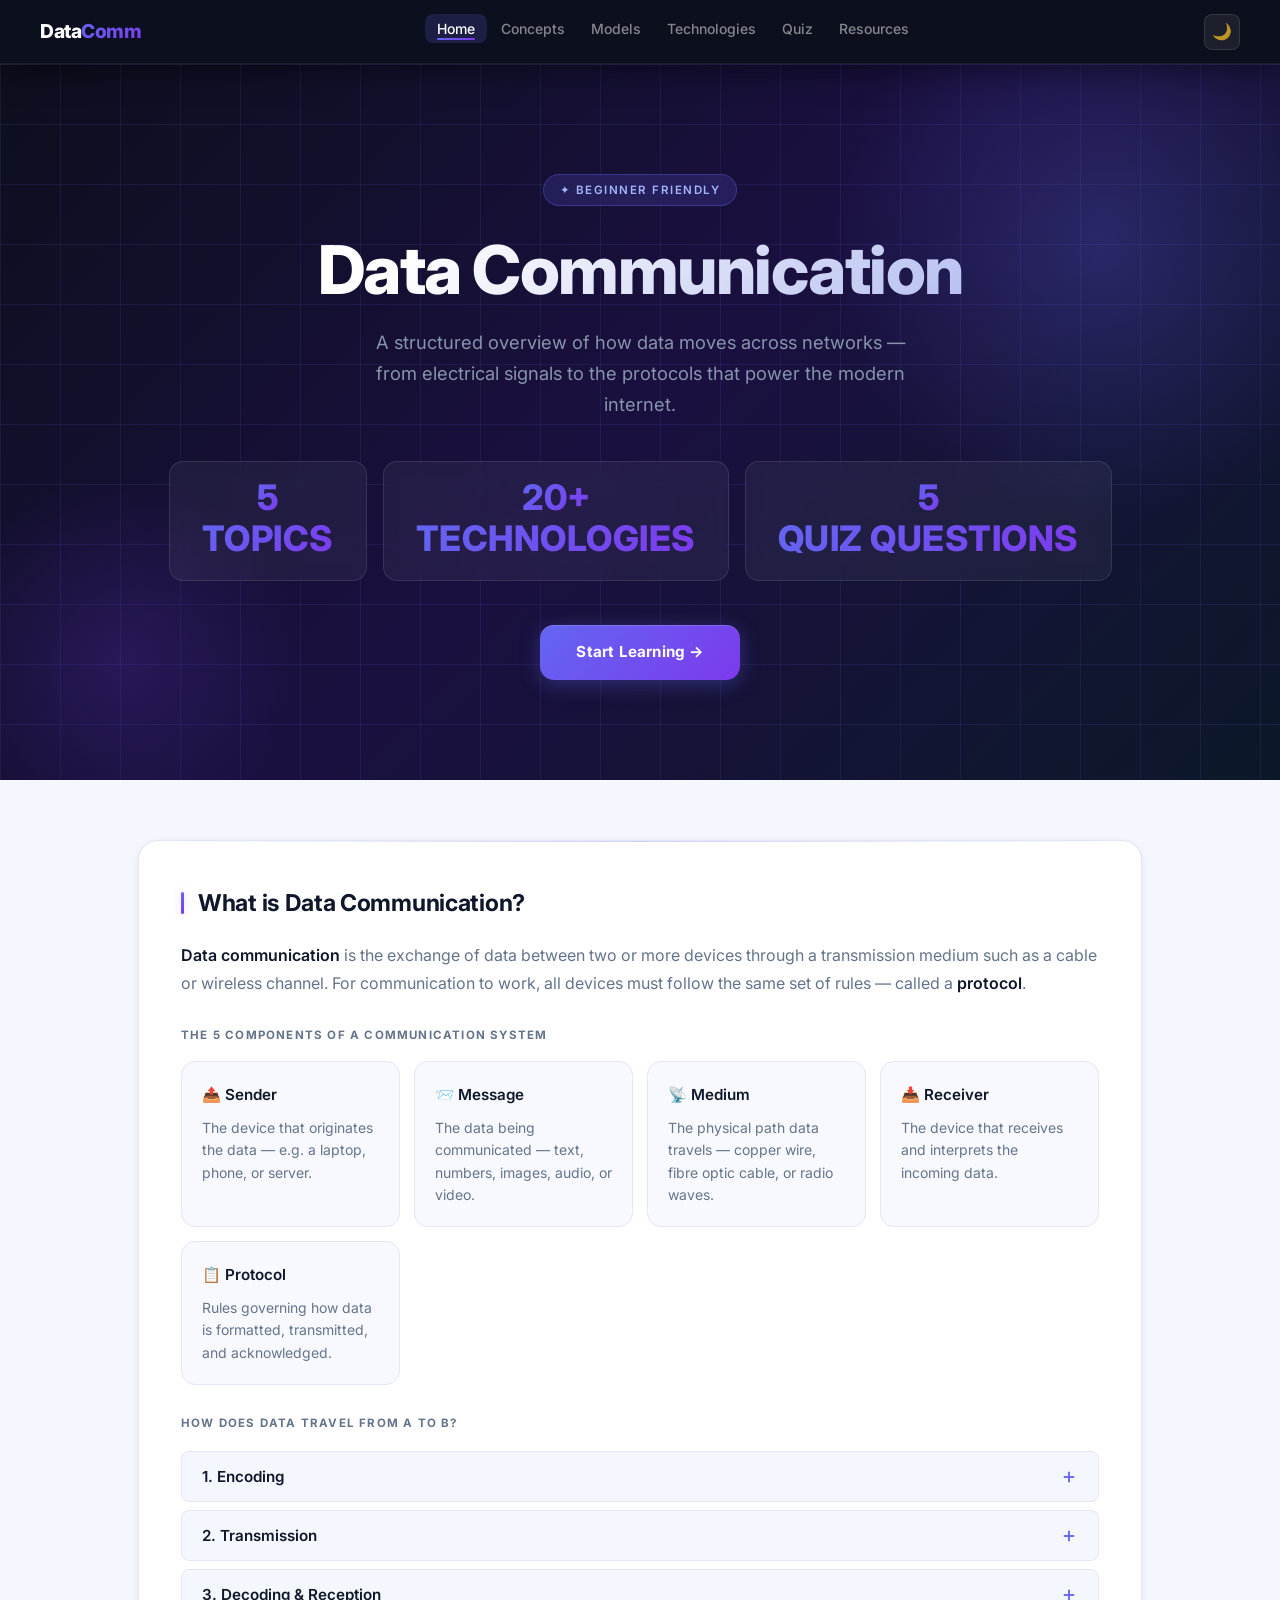
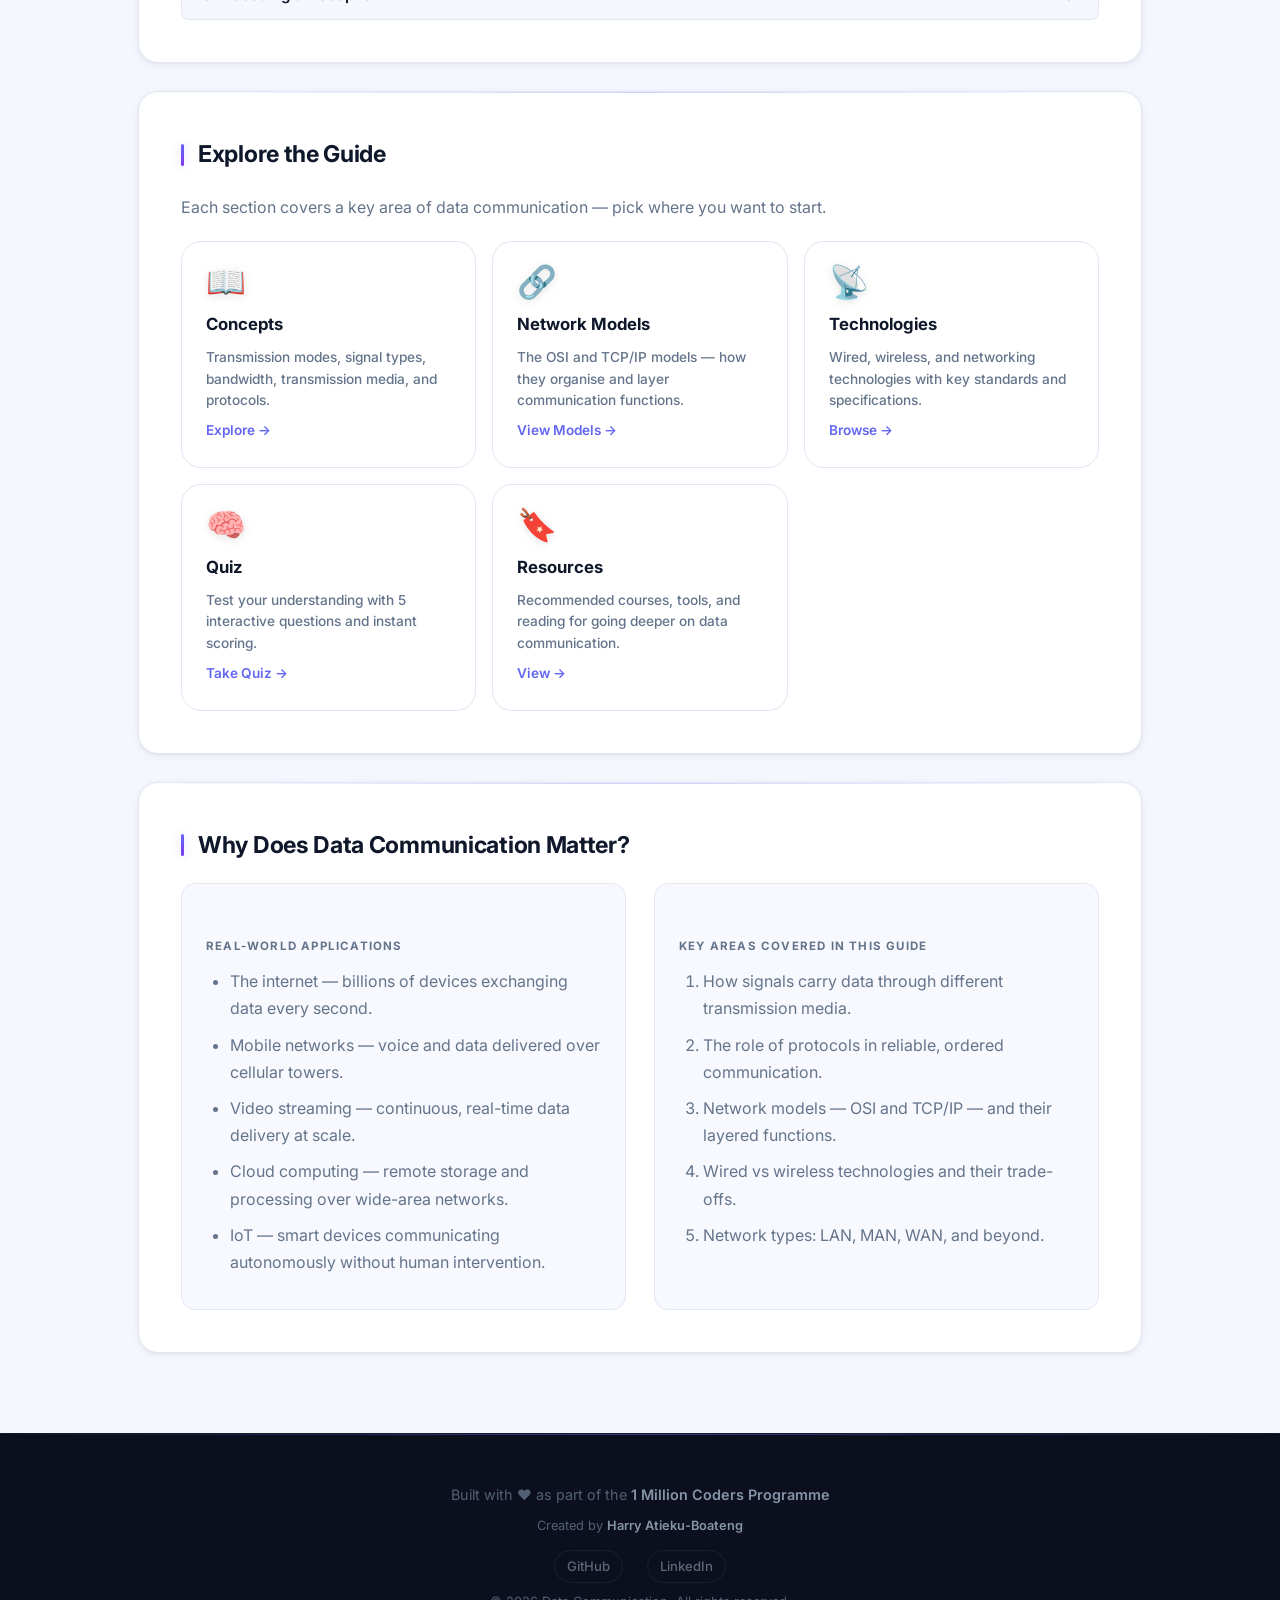
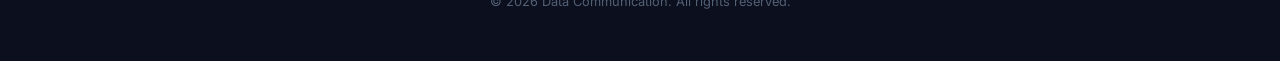
<file: index.html>
﻿<!DOCTYPE html>
<html lang="en">

<head>
    <meta charset="UTF-8" />
    <meta name="viewport" content="width=device-width, initial-scale=1.0" />
    <meta name="description"
        content="A beginner-friendly summary of data communication and its technologies — signals, protocols, network models, and wireless systems." />
    <title>Data Communication — Home</title>
    <link rel="stylesheet" href="style.css" />
</head>

<body>

    <nav>
        <a href="index.html" class="nav-brand">Data<span>Comm</span></a>
        <ul>
            <li><a href="index.html" class="active">Home</a></li>
            <li><a href="concepts.html">Concepts</a></li>
            <li><a href="playground.html">Models</a></li>
            <li><a href="tags.html">Technologies</a></li>
            <li><a href="quiz.html">Quiz</a></li>
            <li><a href="resources.html">Resources</a></li>
        </ul>
        <div class="nav-actions">
            <button id="darkToggle" aria-label="Toggle dark mode">🌙</button>
            <button id="navToggle" aria-label="Toggle navigation" aria-expanded="false">☰</button>
        </div>
    </nav>
    <div id="progressBar"></div>

    <header>
        <div class="hero-glow-2"></div>
        <div class="badge">✦ Beginner Friendly</div>
        <h1>Data Communication</h1>
        <p>A structured overview of how data moves across networks — from electrical signals to the protocols that power
            the modern internet.</p>
        <div class="header-stats">
            <div class="stat"><span data-target="5" data-suffix="">0</span><span class="stat-label">Topics</span></div>
            <div class="stat"><span data-target="20" data-suffix="+">0+</span><span
                    class="stat-label">Technologies</span></div>
            <div class="stat"><span data-target="5" data-suffix="">0</span><span class="stat-label">Quiz
                    Questions</span></div>
        </div>
        <a href="concepts.html" class="hero-btn">Start Learning →</a>
    </header>

    <main>

        <section id="about" class="fade-in">
            <h2>What is Data Communication?</h2>
            <p><strong>Data communication</strong> is the exchange of data between two or more devices through a
                transmission medium such as a cable or wireless channel. For communication to work, all devices must
                follow the same set of rules — called a <strong>protocol</strong>.</p>

            <h3>The 5 Components of a Communication System</h3>
            <div class="info-grid" style="grid-template-columns: repeat(auto-fill, minmax(180px,1fr));">
                <div class="info-card"><strong>📤 Sender</strong>
                    <p>The device that originates the data — e.g. a laptop, phone, or server.</p>
                </div>
                <div class="info-card"><strong>📨 Message</strong>
                    <p>The data being communicated — text, numbers, images, audio, or video.</p>
                </div>
                <div class="info-card"><strong>📡 Medium</strong>
                    <p>The physical path data travels — copper wire, fibre optic cable, or radio waves.</p>
                </div>
                <div class="info-card"><strong>📥 Receiver</strong>
                    <p>The device that receives and interprets the incoming data.</p>
                </div>
                <div class="info-card"><strong>📋 Protocol</strong>
                    <p>Rules governing how data is formatted, transmitted, and acknowledged.</p>
                </div>
            </div>

            <h3>How does data travel from A to B?</h3>
            <div class="accordion">
                <div class="accordion-item">
                    <button class="accordion-btn">1. Encoding</button>
                    <div class="accordion-body">
                        <p>The sender converts the message into a suitable signal — digital data is encoded as
                            electrical pulses, light pulses, or radio waves depending on the transmission medium used.
                        </p>
                    </div>
                </div>
                <div class="accordion-item">
                    <button class="accordion-btn">2. Transmission</button>
                    <div class="accordion-body">
                        <p>The encoded signal travels through the medium. Factors such as distance, interference, and
                            noise can degrade the signal — error-detection mechanisms help catch problems at this stage.
                        </p>
                    </div>
                </div>
                <div class="accordion-item">
                    <button class="accordion-btn">3. Decoding &amp; Reception</button>
                    <div class="accordion-body">
                        <p>The receiver converts the incoming signal back into usable data and verifies its integrity
                            using techniques like CRC (Cyclic Redundancy Check) or parity bits before passing it to the
                            application.</p>
                    </div>
                </div>
            </div>
        </section>

        <section class="fade-in">
            <h2>Explore the Guide</h2>
            <p>Each section covers a key area of data communication — pick where you want to start.</p>
            <div class="nav-cards">
                <a href="concepts.html" class="nav-card">
                    <div class="nc-icon">📖</div>
                    <strong>Concepts</strong>
                    <p>Transmission modes, signal types, bandwidth, transmission media, and protocols.</p>
                    <span class="nc-link">Explore →</span>
                </a>
                <a href="playground.html" class="nav-card">
                    <div class="nc-icon">🔗</div>
                    <strong>Network Models</strong>
                    <p>The OSI and TCP/IP models — how they organise and layer communication functions.</p>
                    <span class="nc-link">View Models →</span>
                </a>
                <a href="tags.html" class="nav-card">
                    <div class="nc-icon">📡</div>
                    <strong>Technologies</strong>
                    <p>Wired, wireless, and networking technologies with key standards and specifications.</p>
                    <span class="nc-link">Browse →</span>
                </a>
                <a href="quiz.html" class="nav-card">
                    <div class="nc-icon">🧠</div>
                    <strong>Quiz</strong>
                    <p>Test your understanding with 5 interactive questions and instant scoring.</p>
                    <span class="nc-link">Take Quiz →</span>
                </a>
                <a href="resources.html" class="nav-card">
                    <div class="nc-icon">🔖</div>
                    <strong>Resources</strong>
                    <p>Recommended courses, tools, and reading for going deeper on data communication.</p>
                    <span class="nc-link">View →</span>
                </a>
            </div>
        </section>

        <section class="fade-in">
            <h2>Why Does Data Communication Matter?</h2>
            <div class="two-col">
                <div>
                    <h3>Real-World Applications</h3>
                    <ul>
                        <li>The internet — billions of devices exchanging data every second.</li>
                        <li>Mobile networks — voice and data delivered over cellular towers.</li>
                        <li>Video streaming — continuous, real-time data delivery at scale.</li>
                        <li>Cloud computing — remote storage and processing over wide-area networks.</li>
                        <li>IoT — smart devices communicating autonomously without human intervention.</li>
                    </ul>
                </div>
                <div>
                    <h3>Key Areas Covered in This Guide</h3>
                    <ol>
                        <li>How signals carry data through different transmission media.</li>
                        <li>The role of protocols in reliable, ordered communication.</li>
                        <li>Network models — OSI and TCP/IP — and their layered functions.</li>
                        <li>Wired vs wireless technologies and their trade-offs.</li>
                        <li>Network types: LAN, MAN, WAN, and beyond.</li>
                    </ol>
                </div>
            </div>
        </section>

    </main>

    <button id="backToTop" aria-label="Back to top">↑</button>

    <footer>
        <p>Built with ❤️ as part of the <strong>1 Million Coders Programme</strong></p>
        <p class="footer-sub">Created by <strong>Harry Atieku-Boateng</strong></p>
        <p class="footer-sub footer-links">
            <a href="https://github.com/hatieku-boateng" target="_blank" rel="noopener noreferrer">GitHub</a>
            <a href="https://www.linkedin.com/in/harry-atieku-boateng-369700202/" target="_blank"
                rel="noopener noreferrer">LinkedIn</a>
        </p>
        <p class="footer-sub">&copy; <span id="footerYear"></span> Data Communication. All rights reserved.</p>
    </footer>

    <script src="style.js"></script>
</body>

</html>
</file>
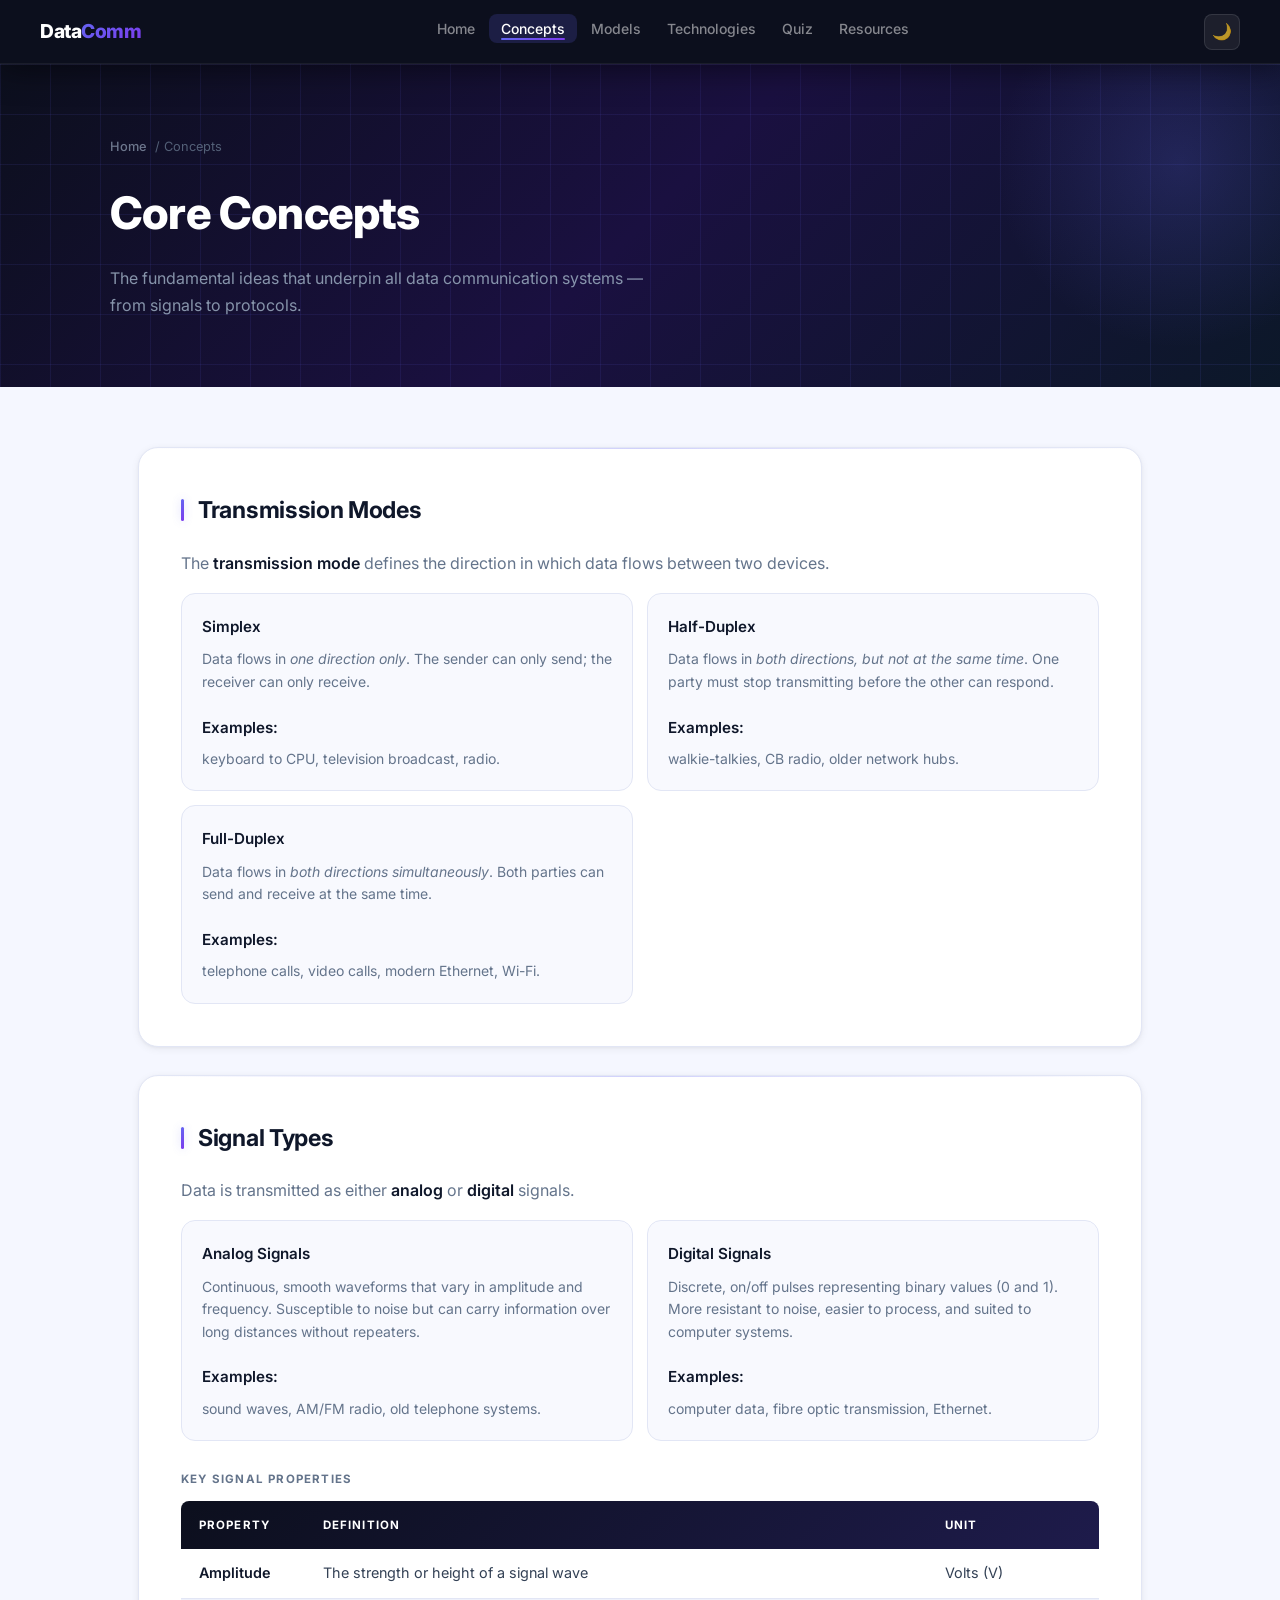
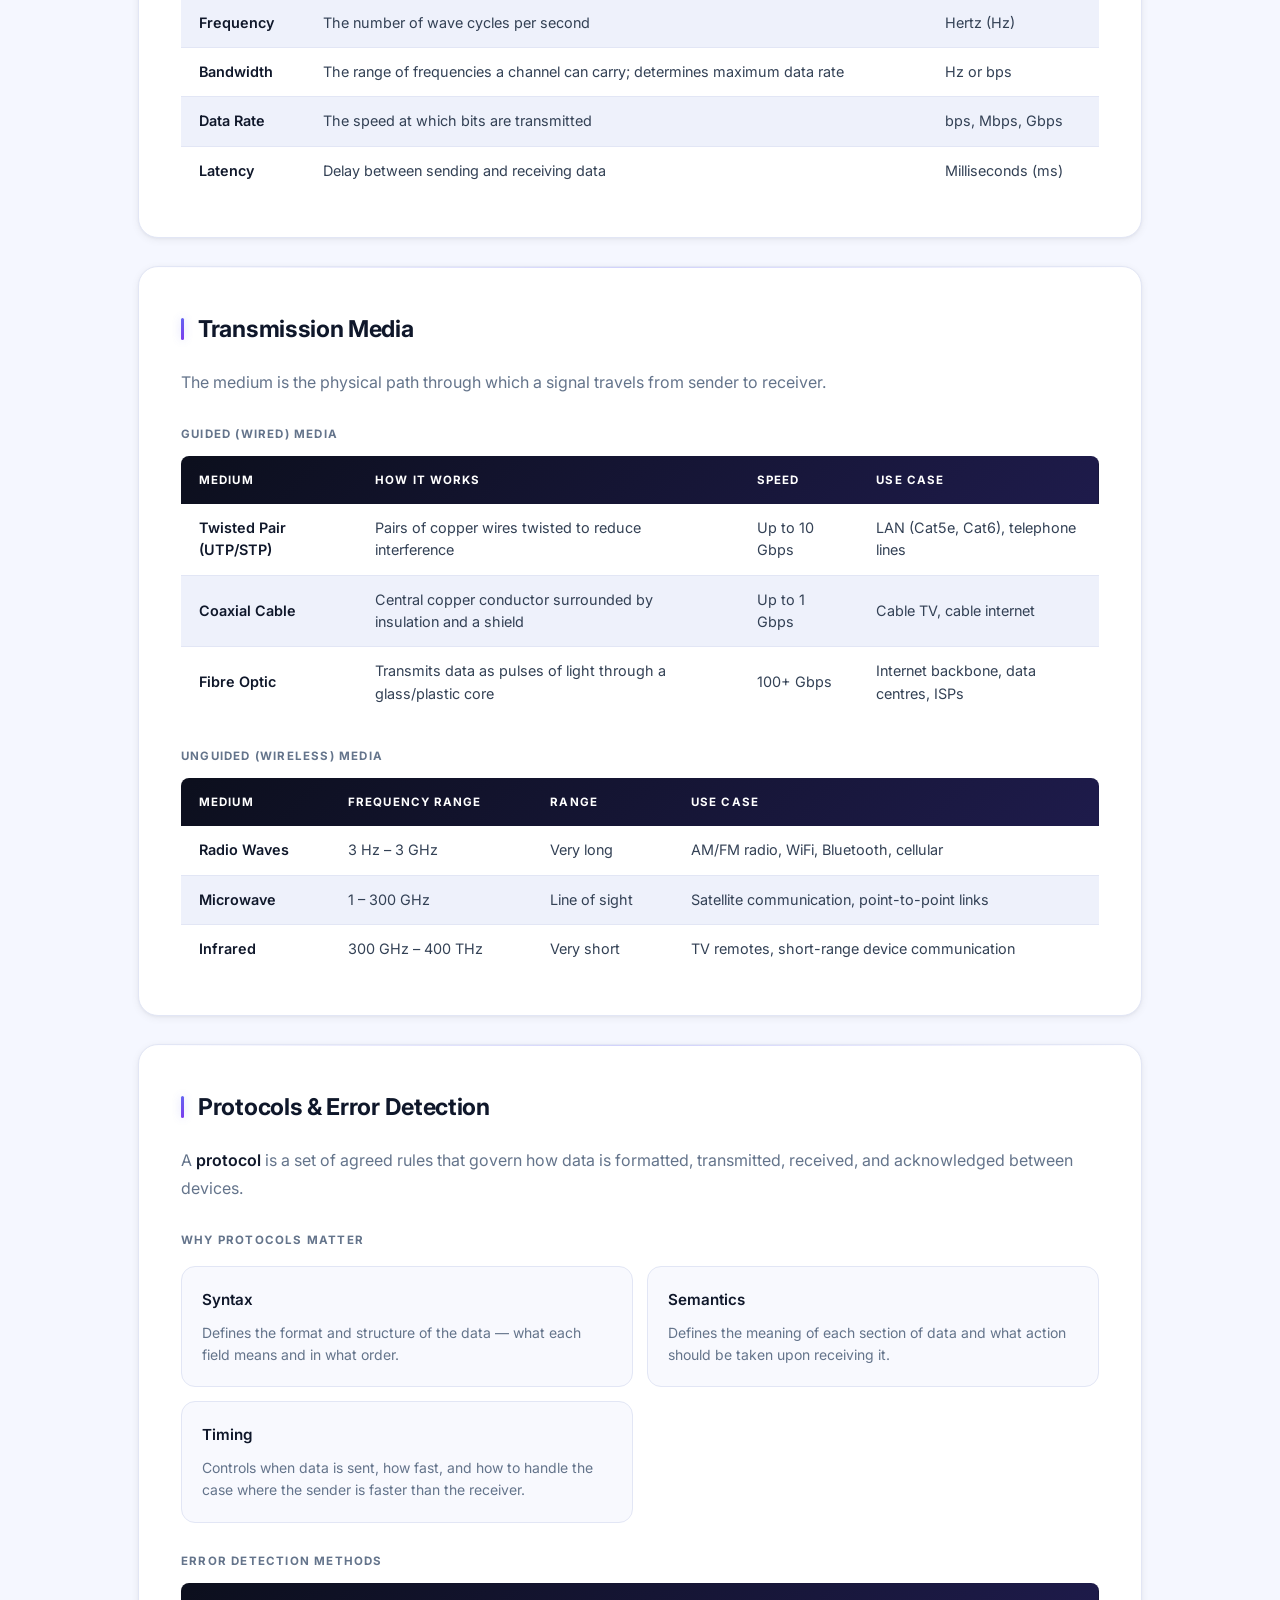
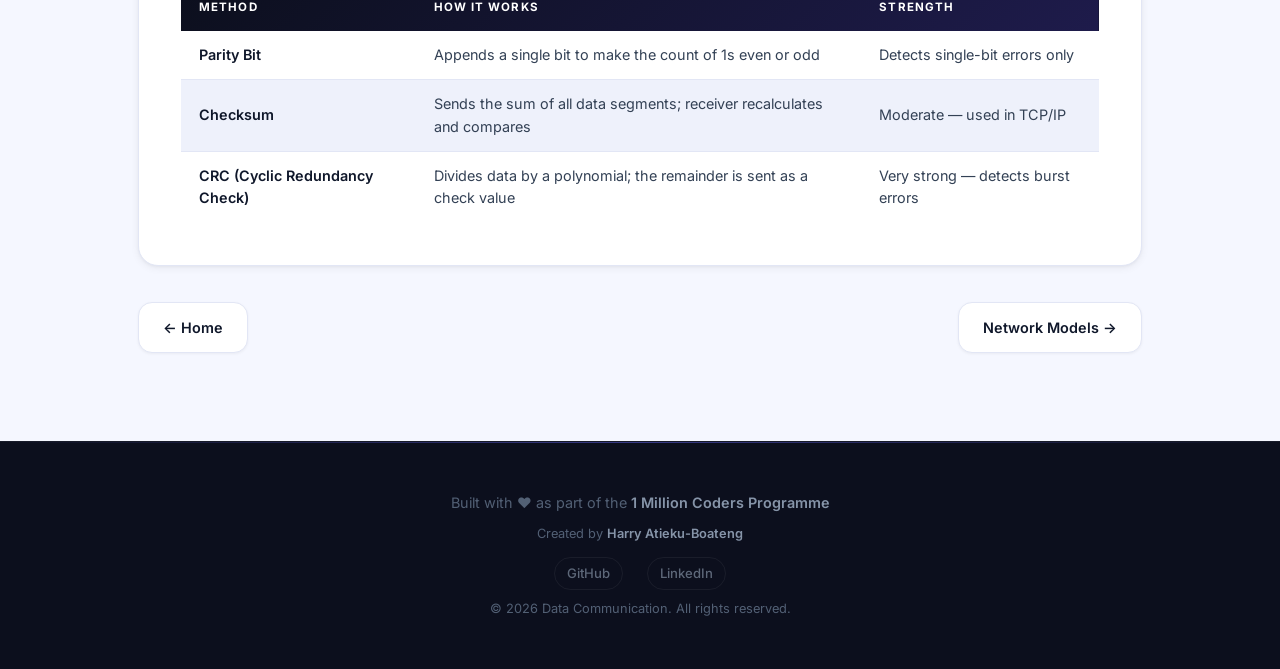
<file: concepts.html>
﻿<!DOCTYPE html>
<html lang="en">

<head>
    <meta charset="UTF-8" />
    <meta name="viewport" content="width=device-width, initial-scale=1.0" />
    <meta name="description"
        content="Core concepts of data communication — transmission modes, signal types, bandwidth, transmission media, and protocols." />
    <title>Concepts — Data Communication</title>
    <link rel="stylesheet" href="style.css" />
</head>

<body>

    <nav>
        <a href="index.html" class="nav-brand">Data<span>Comm</span></a>
        <ul>
            <li><a href="index.html">Home</a></li>
            <li><a href="concepts.html" class="active">Concepts</a></li>
            <li><a href="playground.html">Models</a></li>
            <li><a href="tags.html">Technologies</a></li>
            <li><a href="quiz.html">Quiz</a></li>
            <li><a href="resources.html">Resources</a></li>
        </ul>
        <div class="nav-actions">
            <button id="darkToggle" aria-label="Toggle dark mode">🌙</button>
            <button id="navToggle" aria-label="Toggle navigation" aria-expanded="false">☰</button>
        </div>
    </nav>
    <div id="progressBar"></div>

    <div class="page-header">
        <div class="ph-inner">
            <div class="breadcrumb"><a href="index.html">Home</a> / Concepts</div>
            <h1>Core Concepts</h1>
            <p>The fundamental ideas that underpin all data communication systems — from signals to protocols.</p>
        </div>
    </div>

    <main>

        <!-- Transmission Modes -->
        <section class="fade-in" id="modes">
            <h2>Transmission Modes</h2>
            <p>The <strong>transmission mode</strong> defines the direction in which data flows between two devices.</p>
            <div class="info-grid">
                <div class="info-card">
                    <strong>Simplex</strong>
                    <p>Data flows in <em>one direction only</em>. The sender can only send; the receiver can only
                        receive.<br><br><strong>Examples:</strong> keyboard to CPU, television broadcast, radio.</p>
                </div>
                <div class="info-card">
                    <strong>Half-Duplex</strong>
                    <p>Data flows in <em>both directions, but not at the same time</em>. One party must stop
                        transmitting before the other can respond.<br><br><strong>Examples:</strong> walkie-talkies, CB
                        radio, older network hubs.</p>
                </div>
                <div class="info-card">
                    <strong>Full-Duplex</strong>
                    <p>Data flows in <em>both directions simultaneously</em>. Both parties can send and receive at the
                        same time.<br><br><strong>Examples:</strong> telephone calls, video calls, modern Ethernet,
                        Wi-Fi.</p>
                </div>
            </div>
        </section>

        <!-- Signal Types -->
        <section class="fade-in" id="signals">
            <h2>Signal Types</h2>
            <p>Data is transmitted as either <strong>analog</strong> or <strong>digital</strong> signals.</p>
            <div class="info-grid">
                <div class="info-card">
                    <strong>Analog Signals</strong>
                    <p>Continuous, smooth waveforms that vary in amplitude and frequency. Susceptible to noise but can
                        carry information over long distances without repeaters.<br><br><strong>Examples:</strong> sound
                        waves, AM/FM radio, old telephone systems.</p>
                </div>
                <div class="info-card">
                    <strong>Digital Signals</strong>
                    <p>Discrete, on/off pulses representing binary values (0 and 1). More resistant to noise, easier to
                        process, and suited to computer systems.<br><br><strong>Examples:</strong> computer data, fibre
                        optic transmission, Ethernet.</p>
                </div>
            </div>

            <h3>Key Signal Properties</h3>
            <table>
                <thead>
                    <tr>
                        <th>Property</th>
                        <th>Definition</th>
                        <th>Unit</th>
                    </tr>
                </thead>
                <tbody>
                    <tr>
                        <td><strong>Amplitude</strong></td>
                        <td>The strength or height of a signal wave</td>
                        <td>Volts (V)</td>
                    </tr>
                    <tr>
                        <td><strong>Frequency</strong></td>
                        <td>The number of wave cycles per second</td>
                        <td>Hertz (Hz)</td>
                    </tr>
                    <tr>
                        <td><strong>Bandwidth</strong></td>
                        <td>The range of frequencies a channel can carry; determines maximum data rate</td>
                        <td>Hz or bps</td>
                    </tr>
                    <tr>
                        <td><strong>Data Rate</strong></td>
                        <td>The speed at which bits are transmitted</td>
                        <td>bps, Mbps, Gbps</td>
                    </tr>
                    <tr>
                        <td><strong>Latency</strong></td>
                        <td>Delay between sending and receiving data</td>
                        <td>Milliseconds (ms)</td>
                    </tr>
                </tbody>
            </table>
        </section>

        <!-- Transmission Media -->
        <section class="fade-in" id="media">
            <h2>Transmission Media</h2>
            <p>The medium is the physical path through which a signal travels from sender to receiver.</p>

            <h3>Guided (Wired) Media</h3>
            <table>
                <thead>
                    <tr>
                        <th>Medium</th>
                        <th>How it Works</th>
                        <th>Speed</th>
                        <th>Use Case</th>
                    </tr>
                </thead>
                <tbody>
                    <tr>
                        <td><strong>Twisted Pair (UTP/STP)</strong></td>
                        <td>Pairs of copper wires twisted to reduce interference</td>
                        <td>Up to 10 Gbps</td>
                        <td>LAN (Cat5e, Cat6), telephone lines</td>
                    </tr>
                    <tr>
                        <td><strong>Coaxial Cable</strong></td>
                        <td>Central copper conductor surrounded by insulation and a shield</td>
                        <td>Up to 1 Gbps</td>
                        <td>Cable TV, cable internet</td>
                    </tr>
                    <tr>
                        <td><strong>Fibre Optic</strong></td>
                        <td>Transmits data as pulses of light through a glass/plastic core</td>
                        <td>100+ Gbps</td>
                        <td>Internet backbone, data centres, ISPs</td>
                    </tr>
                </tbody>
            </table>

            <h3>Unguided (Wireless) Media</h3>
            <table>
                <thead>
                    <tr>
                        <th>Medium</th>
                        <th>Frequency Range</th>
                        <th>Range</th>
                        <th>Use Case</th>
                    </tr>
                </thead>
                <tbody>
                    <tr>
                        <td><strong>Radio Waves</strong></td>
                        <td>3 Hz – 3 GHz</td>
                        <td>Very long</td>
                        <td>AM/FM radio, WiFi, Bluetooth, cellular</td>
                    </tr>
                    <tr>
                        <td><strong>Microwave</strong></td>
                        <td>1 – 300 GHz</td>
                        <td>Line of sight</td>
                        <td>Satellite communication, point-to-point links</td>
                    </tr>
                    <tr>
                        <td><strong>Infrared</strong></td>
                        <td>300 GHz – 400 THz</td>
                        <td>Very short</td>
                        <td>TV remotes, short-range device communication</td>
                    </tr>
                </tbody>
            </table>
        </section>

        <!-- Protocols & Error Detection -->
        <section class="fade-in" id="protocols">
            <h2>Protocols &amp; Error Detection</h2>
            <p>A <strong>protocol</strong> is a set of agreed rules that govern how data is formatted, transmitted,
                received, and acknowledged between devices.</p>

            <h3>Why Protocols Matter</h3>
            <div class="info-grid">
                <div class="info-card"><strong>Syntax</strong>
                    <p>Defines the format and structure of the data — what each field means and in what order.</p>
                </div>
                <div class="info-card"><strong>Semantics</strong>
                    <p>Defines the meaning of each section of data and what action should be taken upon receiving it.
                    </p>
                </div>
                <div class="info-card"><strong>Timing</strong>
                    <p>Controls when data is sent, how fast, and how to handle the case where the sender is faster than
                        the receiver.</p>
                </div>
            </div>

            <h3>Error Detection Methods</h3>
            <table>
                <thead>
                    <tr>
                        <th>Method</th>
                        <th>How it Works</th>
                        <th>Strength</th>
                    </tr>
                </thead>
                <tbody>
                    <tr>
                        <td><strong>Parity Bit</strong></td>
                        <td>Appends a single bit to make the count of 1s even or odd</td>
                        <td>Detects single-bit errors only</td>
                    </tr>
                    <tr>
                        <td><strong>Checksum</strong></td>
                        <td>Sends the sum of all data segments; receiver recalculates and compares</td>
                        <td>Moderate — used in TCP/IP</td>
                    </tr>
                    <tr>
                        <td><strong>CRC (Cyclic Redundancy Check)</strong></td>
                        <td>Divides data by a polynomial; the remainder is sent as a check value</td>
                        <td>Very strong — detects burst errors</td>
                    </tr>
                </tbody>
            </table>
        </section>

        <div class="page-nav">
            <a href="index.html" class="page-nav-btn prev">← Home</a>
            <a href="playground.html" class="page-nav-btn next">Network Models →</a>
        </div>

    </main>

    <button id="backToTop" aria-label="Back to top">↑</button>

    <footer>
        <p>Built with ❤️ as part of the <strong>1 Million Coders Programme</strong></p>
        <p class="footer-sub">Created by <strong>Harry Atieku-Boateng</strong></p>
        <p class="footer-sub footer-links">
            <a href="https://github.com/hatieku-boateng" target="_blank" rel="noopener noreferrer">GitHub</a>
            <a href="https://www.linkedin.com/in/harry-atieku-boateng-369700202/" target="_blank"
                rel="noopener noreferrer">LinkedIn</a>
        </p>
        <p class="footer-sub">&copy; <span id="footerYear"></span> Data Communication. All rights reserved.</p>
    </footer>

    <script src="style.js"></script>
</body>

</html>
</file>
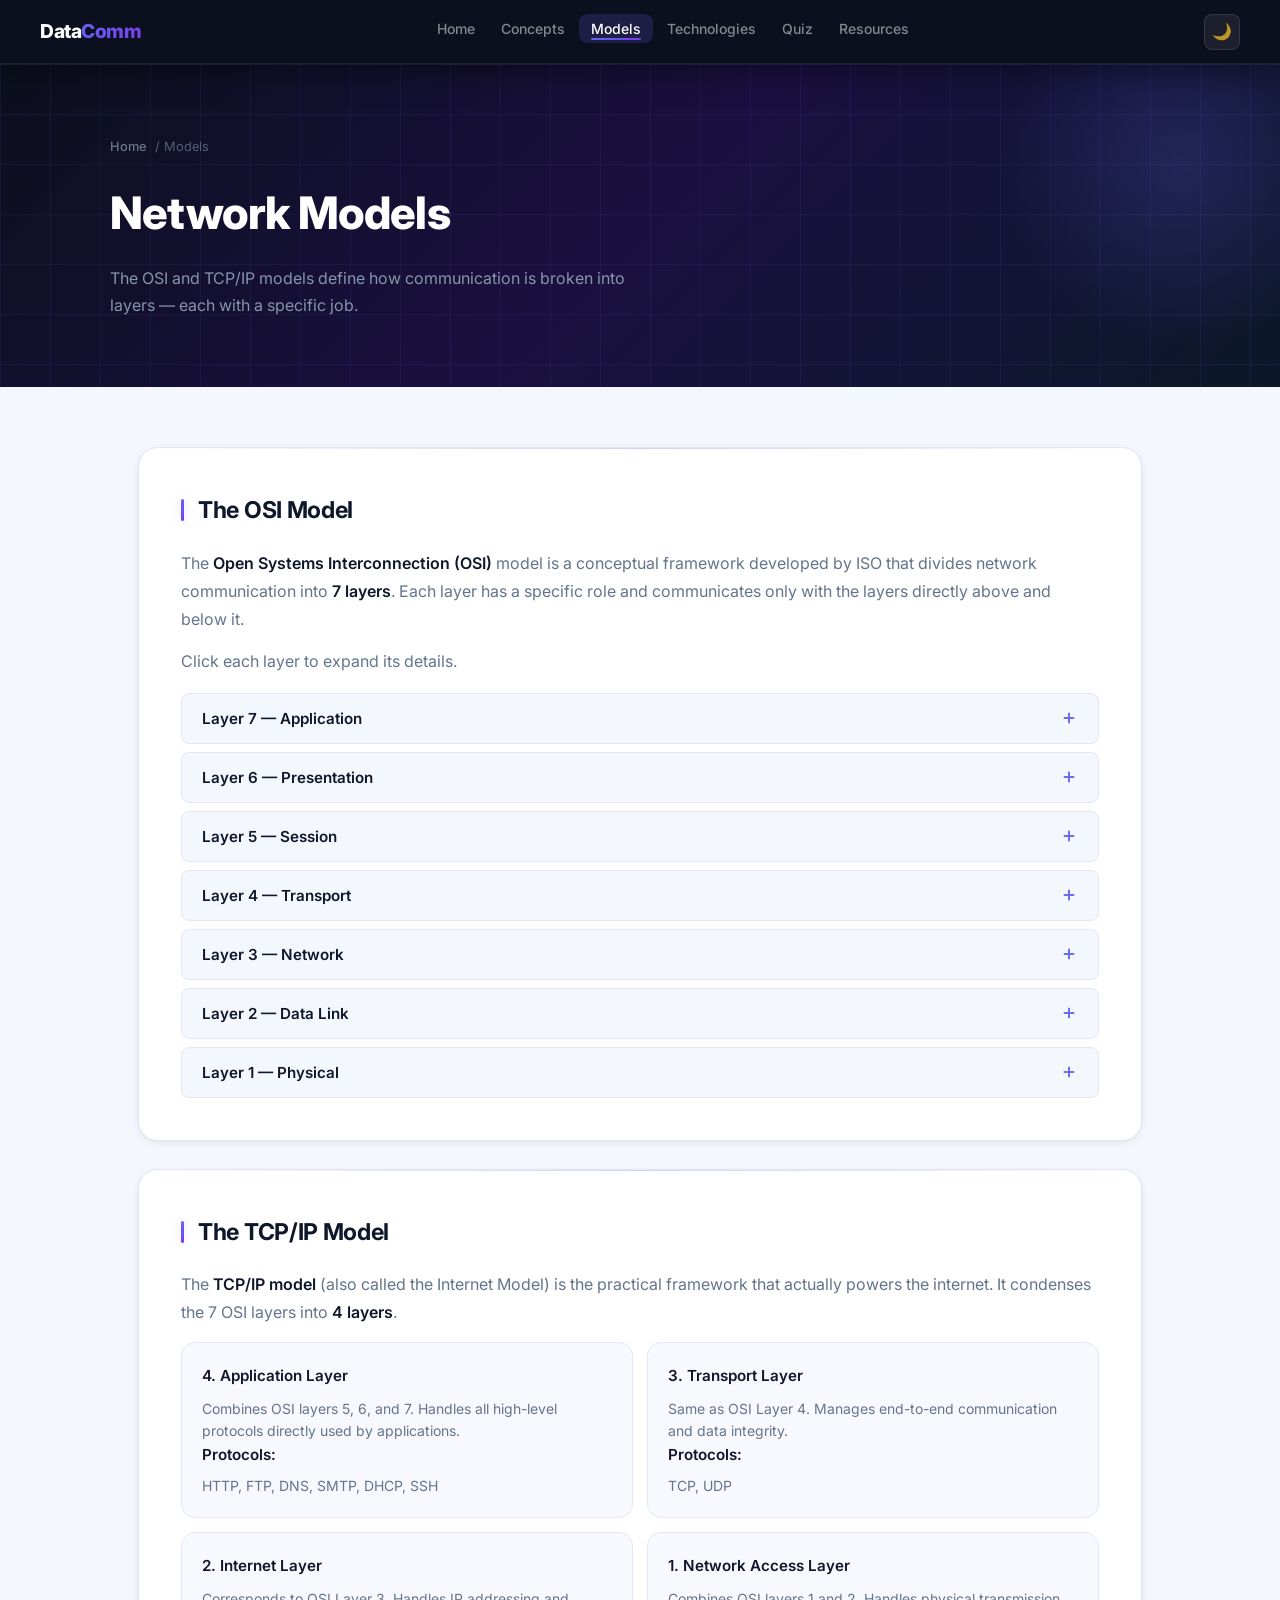
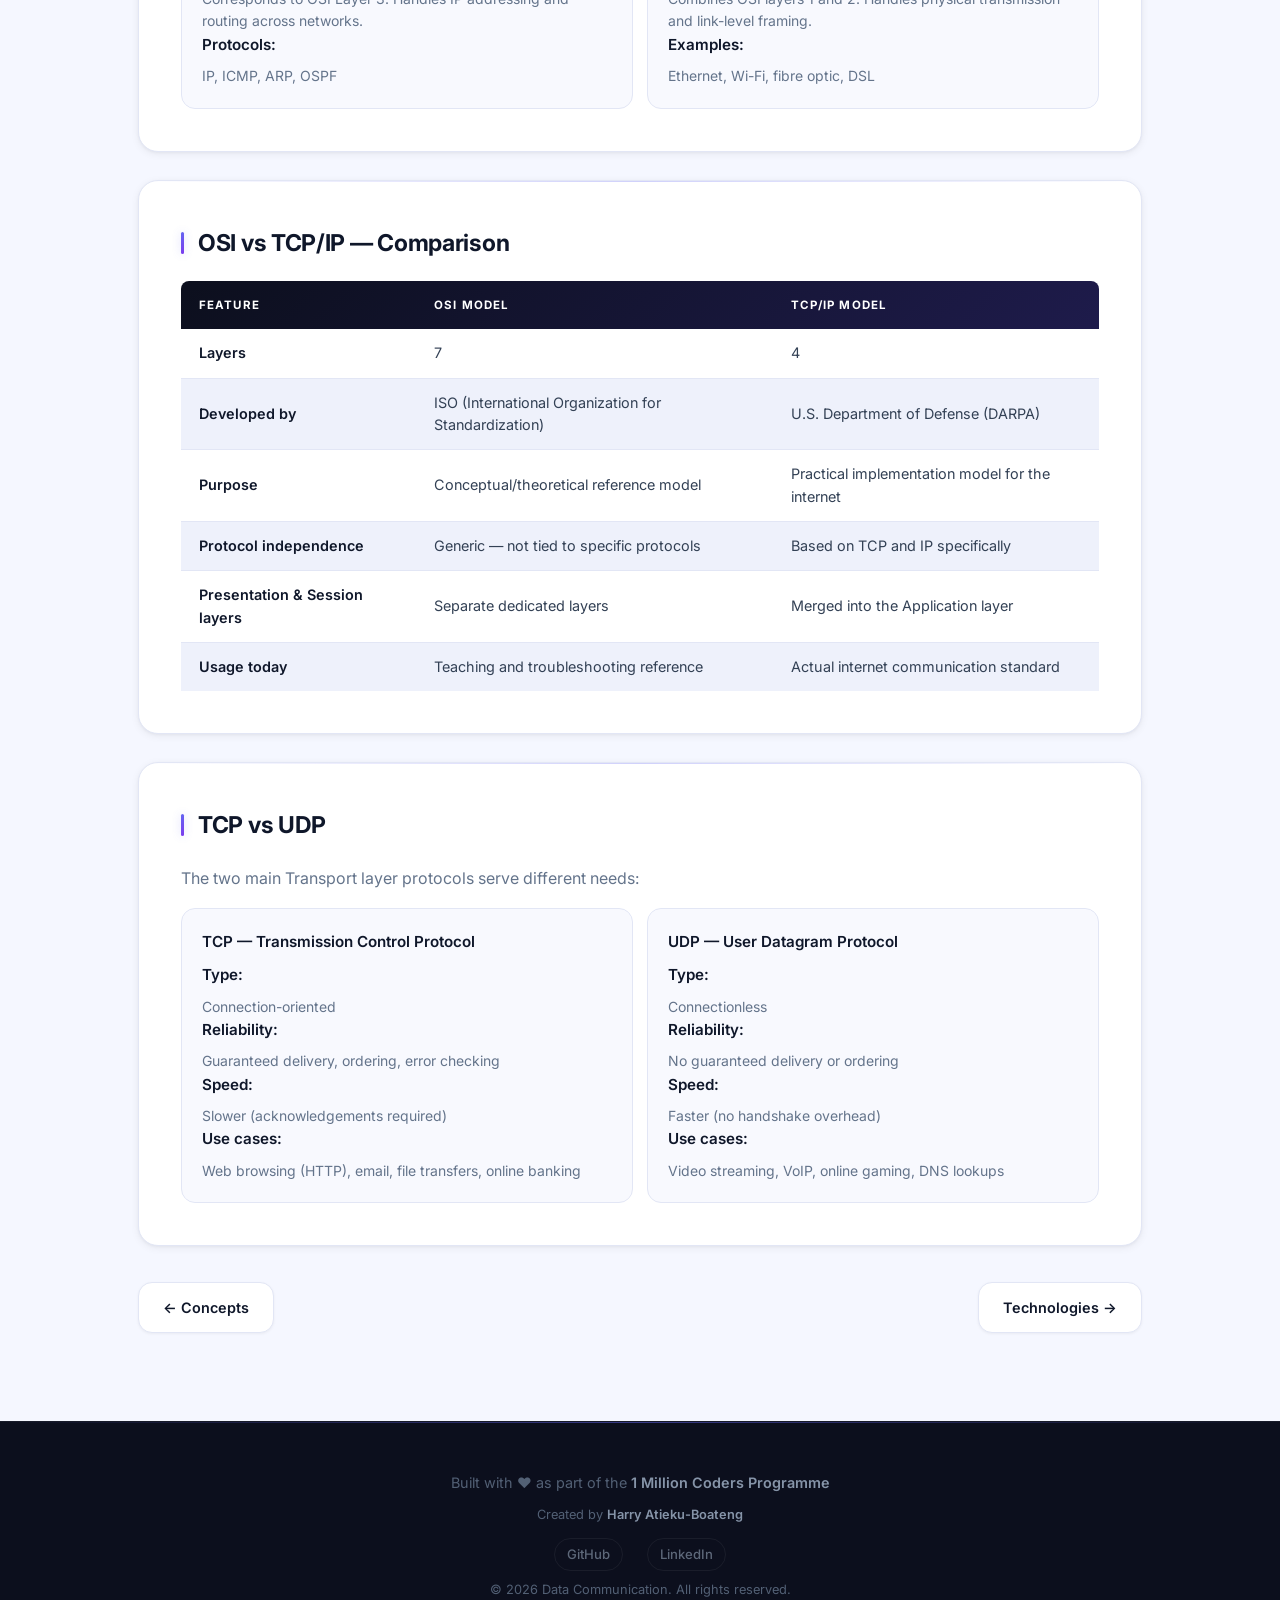
<file: playground.html>
﻿<!DOCTYPE html>
<html lang="en">

<head>
    <meta charset="UTF-8" />
    <meta name="viewport" content="width=device-width, initial-scale=1.0" />
    <meta name="description"
        content="The OSI and TCP/IP network models explained — layers, functions, and protocols at each level." />
    <title>Network Models — Data Communication</title>
    <link rel="stylesheet" href="style.css" />
</head>

<body>

    <nav>
        <a href="index.html" class="nav-brand">Data<span>Comm</span></a>
        <ul>
            <li><a href="index.html">Home</a></li>
            <li><a href="concepts.html">Concepts</a></li>
            <li><a href="playground.html" class="active">Models</a></li>
            <li><a href="tags.html">Technologies</a></li>
            <li><a href="quiz.html">Quiz</a></li>
            <li><a href="resources.html">Resources</a></li>
        </ul>
        <div class="nav-actions">
            <button id="darkToggle" aria-label="Toggle dark mode">🌙</button>
            <button id="navToggle" aria-label="Toggle navigation" aria-expanded="false">☰</button>
        </div>
    </nav>
    <div id="progressBar"></div>

    <div class="page-header">
        <div class="ph-inner">
            <div class="breadcrumb"><a href="index.html">Home</a> / Models</div>
            <h1>Network Models</h1>
            <p>The OSI and TCP/IP models define how communication is broken into layers — each with a specific job.</p>
        </div>
    </div>

    <main>

        <!-- OSI Model -->
        <section class="fade-in" id="osi">
            <h2>The OSI Model</h2>
            <p>The <strong>Open Systems Interconnection (OSI)</strong> model is a conceptual framework developed by ISO
                that divides network communication into <strong>7 layers</strong>. Each layer has a specific role and
                communicates only with the layers directly above and below it.</p>
            <p>Click each layer to expand its details.</p>

            <div class="accordion">
                <div class="accordion-item">
                    <button class="accordion-btn">Layer 7 — Application</button>
                    <div class="accordion-body">
                        <p><strong>Role:</strong> The interface between the network and end-user software. Provides
                            services like file transfer, email, and web browsing directly to applications.</p>
                        <p><strong>Protocols:</strong> HTTP, HTTPS, FTP, SMTP, DNS, POP3, IMAP, DHCP</p>
                        <p><strong>Example:</strong> Your browser makes an HTTP request to load a webpage.</p>
                    </div>
                </div>
                <div class="accordion-item">
                    <button class="accordion-btn">Layer 6 — Presentation</button>
                    <div class="accordion-body">
                        <p><strong>Role:</strong> Translates, encrypts, and compresses data so the application layer can
                            understand it regardless of how the other system stores it.</p>
                        <p><strong>Protocols/Formats:</strong> SSL/TLS (encryption), JPEG, PNG, MPEG, ASCII, Unicode</p>
                        <p><strong>Example:</strong> SSL encrypts your password before it is sent over the network.</p>
                    </div>
                </div>
                <div class="accordion-item">
                    <button class="accordion-btn">Layer 5 — Session</button>
                    <div class="accordion-body">
                        <p><strong>Role:</strong> Establishes, manages, and terminates communication sessions between
                            applications. Handles authentication and reconnection after interruption.</p>
                        <p><strong>Protocols:</strong> NetBIOS, RPC, PPTP, SIP</p>
                        <p><strong>Example:</strong> A video call maintains a session for the duration of the call.</p>
                    </div>
                </div>
                <div class="accordion-item">
                    <button class="accordion-btn">Layer 4 — Transport</button>
                    <div class="accordion-body">
                        <p><strong>Role:</strong> Provides end-to-end data delivery, error recovery, and flow control.
                            Segments large messages and reassembles them at the destination.</p>
                        <p><strong>Protocols:</strong> TCP (reliable, connection-oriented), UDP (fast, connectionless)
                        </p>
                        <p><strong>Example:</strong> TCP ensures every packet of a file download arrives correctly and
                            in order.</p>
                    </div>
                </div>
                <div class="accordion-item">
                    <button class="accordion-btn">Layer 3 — Network</button>
                    <div class="accordion-body">
                        <p><strong>Role:</strong> Handles logical addressing (IP addresses) and routing — determining
                            the best path for data to travel across multiple networks.</p>
                        <p><strong>Protocols:</strong> IP (IPv4, IPv6), ICMP, OSPF, BGP, RIP</p>
                        <p><strong>Example:</strong> A router examines IP addresses and forwards packets toward their
                            destination.</p>
                    </div>
                </div>
                <div class="accordion-item">
                    <button class="accordion-btn">Layer 2 — Data Link</button>
                    <div class="accordion-body">
                        <p><strong>Role:</strong> Provides node-to-node data transfer between directly connected
                            devices. Uses MAC addresses to identify devices on the same network segment. Handles error
                            detection for physical transmission.</p>
                        <p><strong>Protocols:</strong> Ethernet (IEEE 802.3), Wi-Fi (IEEE 802.11), ARP, PPP</p>
                        <p><strong>Example:</strong> A network switch reads MAC addresses to forward frames to the
                            correct device.</p>
                    </div>
                </div>
                <div class="accordion-item">
                    <button class="accordion-btn">Layer 1 — Physical</button>
                    <div class="accordion-body">
                        <p><strong>Role:</strong> Transmits raw binary bits (0s and 1s) over a physical medium. Defines
                            electrical signals, cable types, pin layouts, and data rates.</p>
                        <p><strong>Examples:</strong> Ethernet cables, fibre optic, radio waves, hubs, repeaters,
                            network interface cards (NICs)</p>
                        <p><strong>Example:</strong> A network cable physically carries electrical pulses between a PC
                            and a switch.</p>
                    </div>
                </div>
            </div>
        </section>

        <!-- TCP/IP Model -->
        <section class="fade-in" id="tcpip">
            <h2>The TCP/IP Model</h2>
            <p>The <strong>TCP/IP model</strong> (also called the Internet Model) is the practical framework that
                actually powers the internet. It condenses the 7 OSI layers into <strong>4 layers</strong>.</p>

            <div class="info-grid">
                <div class="info-card">
                    <strong>4. Application Layer</strong>
                    <p>Combines OSI layers 5, 6, and 7. Handles all high-level protocols directly used by applications.
                    </p>
                    <p><strong>Protocols:</strong> HTTP, FTP, DNS, SMTP, DHCP, SSH</p>
                </div>
                <div class="info-card">
                    <strong>3. Transport Layer</strong>
                    <p>Same as OSI Layer 4. Manages end-to-end communication and data integrity.</p>
                    <p><strong>Protocols:</strong> TCP, UDP</p>
                </div>
                <div class="info-card">
                    <strong>2. Internet Layer</strong>
                    <p>Corresponds to OSI Layer 3. Handles IP addressing and routing across networks.</p>
                    <p><strong>Protocols:</strong> IP, ICMP, ARP, OSPF</p>
                </div>
                <div class="info-card">
                    <strong>1. Network Access Layer</strong>
                    <p>Combines OSI layers 1 and 2. Handles physical transmission and link-level framing.</p>
                    <p><strong>Examples:</strong> Ethernet, Wi-Fi, fibre optic, DSL</p>
                </div>
            </div>
        </section>

        <!-- Comparison -->
        <section class="fade-in" id="compare">
            <h2>OSI vs TCP/IP — Comparison</h2>
            <table>
                <thead>
                    <tr>
                        <th>Feature</th>
                        <th>OSI Model</th>
                        <th>TCP/IP Model</th>
                    </tr>
                </thead>
                <tbody>
                    <tr>
                        <td><strong>Layers</strong></td>
                        <td>7</td>
                        <td>4</td>
                    </tr>
                    <tr>
                        <td><strong>Developed by</strong></td>
                        <td>ISO (International Organization for Standardization)</td>
                        <td>U.S. Department of Defense (DARPA)</td>
                    </tr>
                    <tr>
                        <td><strong>Purpose</strong></td>
                        <td>Conceptual/theoretical reference model</td>
                        <td>Practical implementation model for the internet</td>
                    </tr>
                    <tr>
                        <td><strong>Protocol independence</strong></td>
                        <td>Generic — not tied to specific protocols</td>
                        <td>Based on TCP and IP specifically</td>
                    </tr>
                    <tr>
                        <td><strong>Presentation &amp; Session layers</strong></td>
                        <td>Separate dedicated layers</td>
                        <td>Merged into the Application layer</td>
                    </tr>
                    <tr>
                        <td><strong>Usage today</strong></td>
                        <td>Teaching and troubleshooting reference</td>
                        <td>Actual internet communication standard</td>
                    </tr>
                </tbody>
            </table>
        </section>

        <!-- TCP vs UDP -->
        <section class="fade-in" id="tcpudp">
            <h2>TCP vs UDP</h2>
            <p>The two main Transport layer protocols serve different needs:</p>
            <div class="info-grid">
                <div class="info-card">
                    <strong>TCP — Transmission Control Protocol</strong>
                    <p><strong>Type:</strong> Connection-oriented<br>
                        <strong>Reliability:</strong> Guaranteed delivery, ordering, error checking<br>
                        <strong>Speed:</strong> Slower (acknowledgements required)<br>
                        <strong>Use cases:</strong> Web browsing (HTTP), email, file transfers, online banking
                    </p>
                </div>
                <div class="info-card">
                    <strong>UDP — User Datagram Protocol</strong>
                    <p><strong>Type:</strong> Connectionless<br>
                        <strong>Reliability:</strong> No guaranteed delivery or ordering<br>
                        <strong>Speed:</strong> Faster (no handshake overhead)<br>
                        <strong>Use cases:</strong> Video streaming, VoIP, online gaming, DNS lookups
                    </p>
                </div>
            </div>
        </section>

        <div class="page-nav">
            <a href="concepts.html" class="page-nav-btn prev">← Concepts</a>
            <a href="tags.html" class="page-nav-btn next">Technologies →</a>
        </div>

    </main>

    <button id="backToTop" aria-label="Back to top">↑</button>

    <footer>
        <p>Built with ❤️ as part of the <strong>1 Million Coders Programme</strong></p>
        <p class="footer-sub">Created by <strong>Harry Atieku-Boateng</strong></p>
        <p class="footer-sub footer-links">
            <a href="https://github.com/hatieku-boateng" target="_blank" rel="noopener noreferrer">GitHub</a>
            <a href="https://www.linkedin.com/in/harry-atieku-boateng-369700202/" target="_blank"
                rel="noopener noreferrer">LinkedIn</a>
        </p>
        <p class="footer-sub">&copy; <span id="footerYear"></span> Data Communication. All rights reserved.</p>
    </footer>

    <script src="style.js"></script>
</body>

</html>
</file>
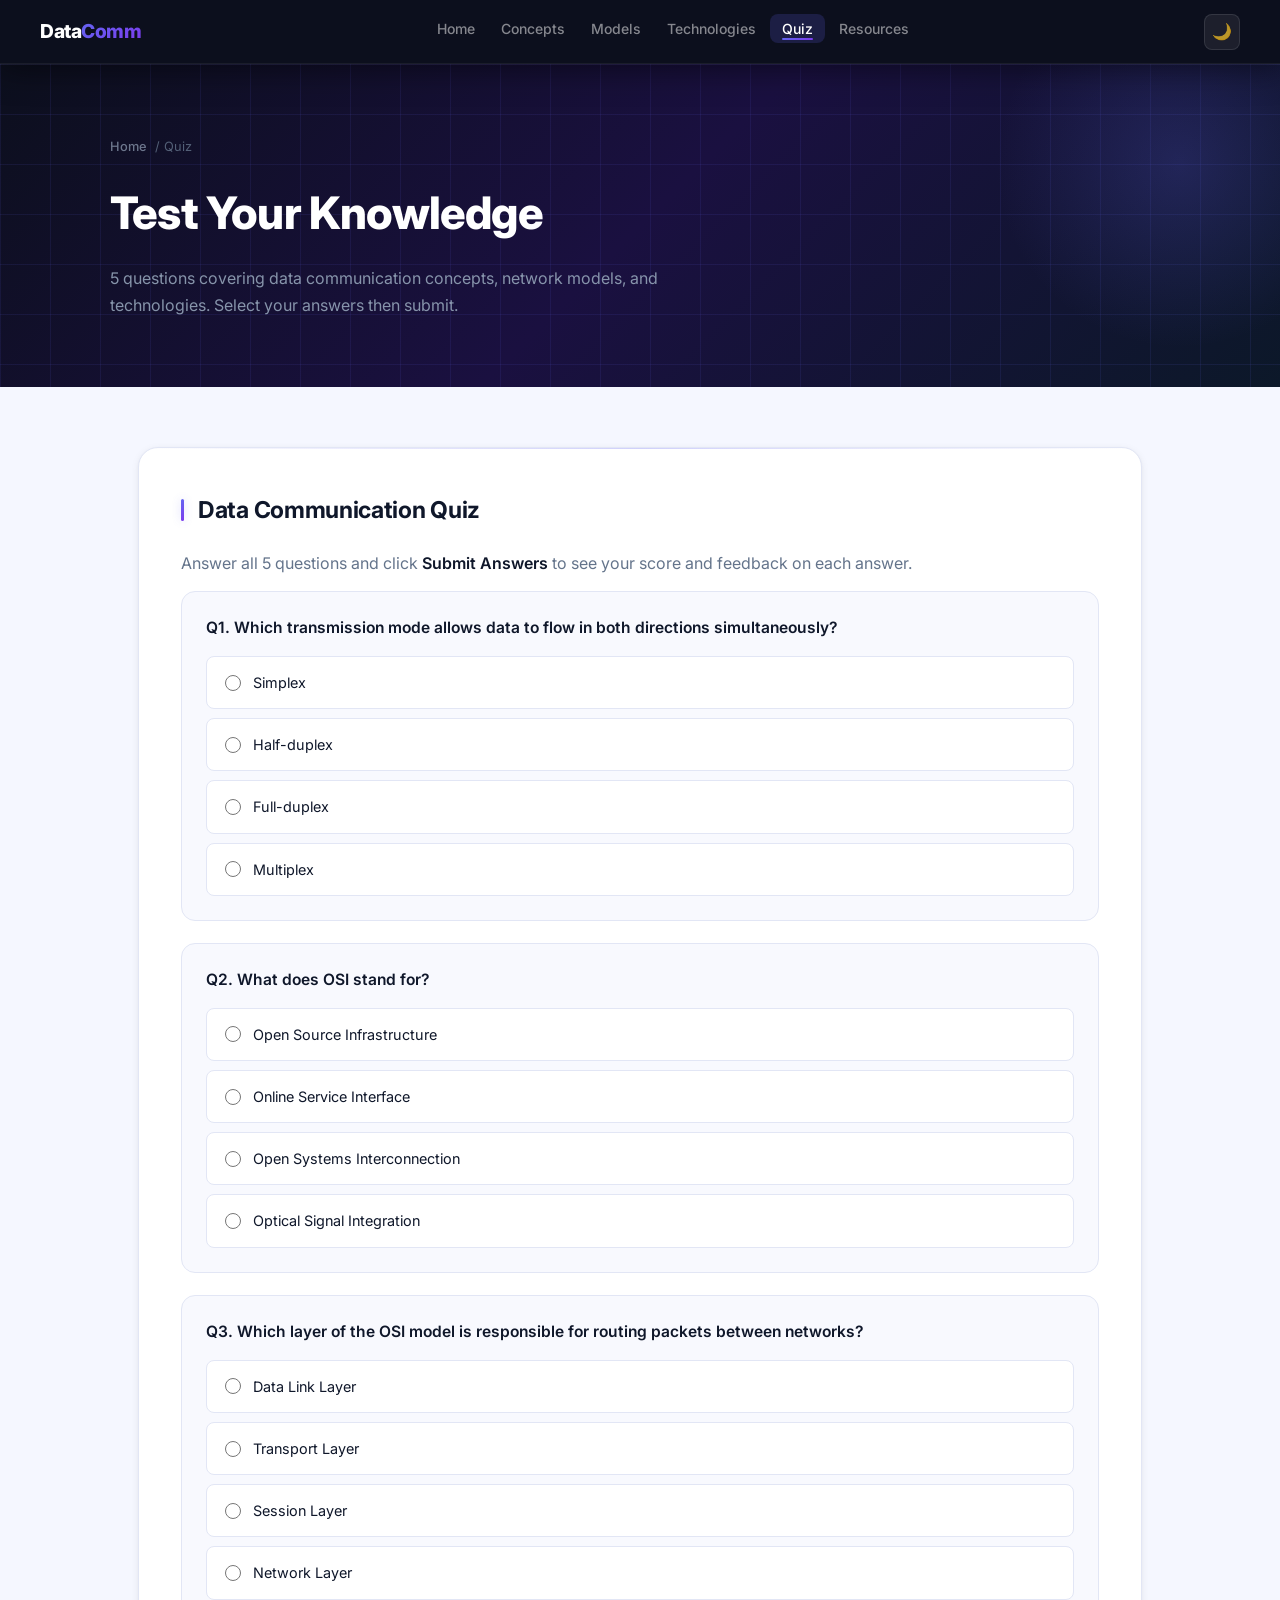
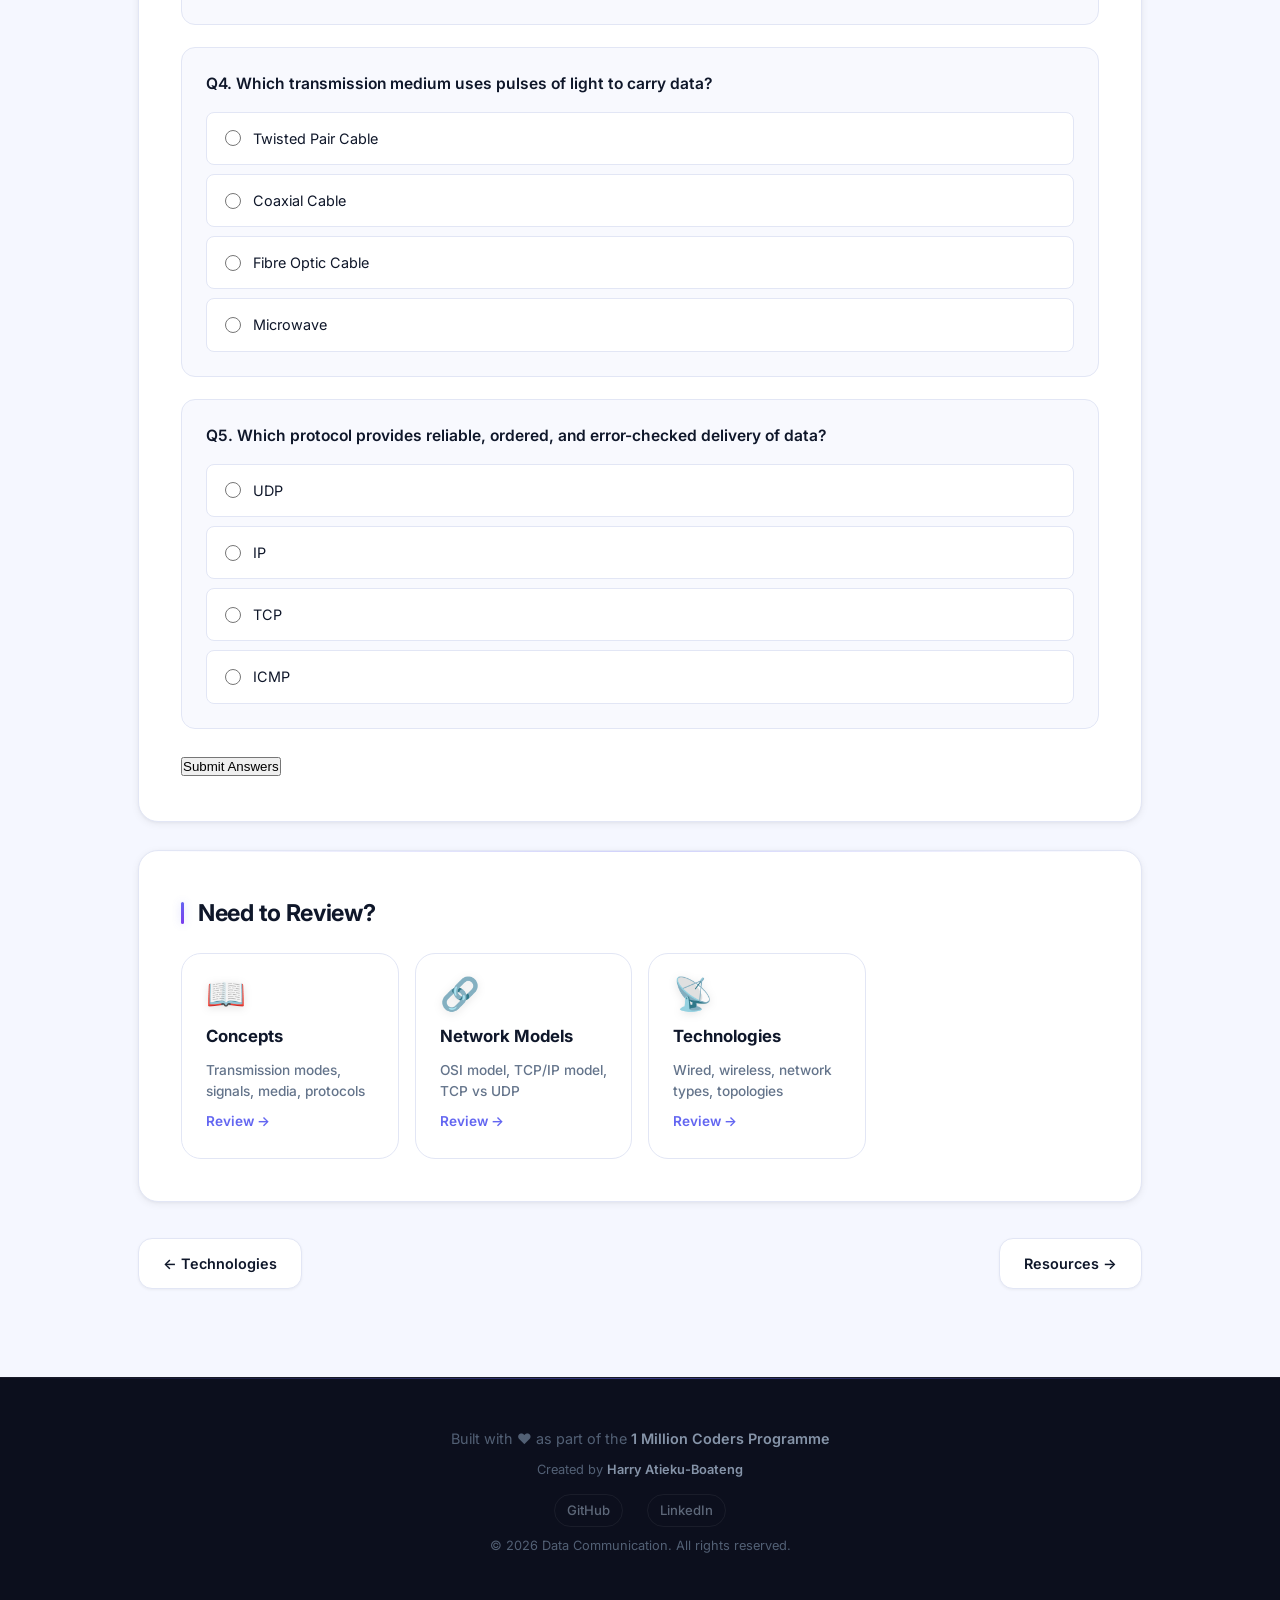
<file: quiz.html>
﻿<!DOCTYPE html>
<html lang="en">

<head>
    <meta charset="UTF-8" />
    <meta name="viewport" content="width=device-width, initial-scale=1.0" />
    <meta name="description" content="Test your knowledge of data communication with 5 interactive quiz questions." />
    <title>Quiz — Data Communication</title>
    <link rel="stylesheet" href="style.css" />
</head>

<body>

    <nav>
        <a href="index.html" class="nav-brand">Data<span>Comm</span></a>
        <ul>
            <li><a href="index.html">Home</a></li>
            <li><a href="concepts.html">Concepts</a></li>
            <li><a href="playground.html">Models</a></li>
            <li><a href="tags.html">Technologies</a></li>
            <li><a href="quiz.html" class="active">Quiz</a></li>
            <li><a href="resources.html">Resources</a></li>
        </ul>
        <div class="nav-actions">
            <button id="darkToggle" aria-label="Toggle dark mode">🌙</button>
            <button id="navToggle" aria-label="Toggle navigation" aria-expanded="false">☰</button>
        </div>
    </nav>
    <div id="progressBar"></div>

    <div class="page-header">
        <div class="ph-inner">
            <div class="breadcrumb"><a href="index.html">Home</a> / Quiz</div>
            <h1>Test Your Knowledge</h1>
            <p>5 questions covering data communication concepts, network models, and technologies. Select your answers
                then submit.</p>
        </div>
    </div>

    <main>

        <section class="fade-in">
            <h2>Data Communication Quiz</h2>
            <p>Answer all 5 questions and click <strong>Submit Answers</strong> to see your score and feedback on each
                answer.</p>
            <div id="quizContainer"></div>
            <div id="quizResult" class="quiz-result hidden">
                <p id="quizScore"></p>
                <div class="quiz-result-actions">
                    <button id="retakeQuiz">↺ Retake Quiz</button>
                    <a href="resources.html" class="page-nav-btn next">View Resources →</a>
                </div>
            </div>
        </section>

        <section class="fade-in">
            <h2>Need to Review?</h2>
            <div class="nav-cards nav-cards-compact">
                <a href="concepts.html" class="nav-card">
                    <div class="nc-icon">📖</div>
                    <strong>Concepts</strong>
                    <p>Transmission modes, signals, media, protocols</p>
                    <span class="nc-link">Review →</span>
                </a>
                <a href="playground.html" class="nav-card">
                    <div class="nc-icon">🔗</div>
                    <strong>Network Models</strong>
                    <p>OSI model, TCP/IP model, TCP vs UDP</p>
                    <span class="nc-link">Review →</span>
                </a>
                <a href="tags.html" class="nav-card">
                    <div class="nc-icon">📡</div>
                    <strong>Technologies</strong>
                    <p>Wired, wireless, network types, topologies</p>
                    <span class="nc-link">Review →</span>
                </a>
            </div>
        </section>

        <div class="page-nav">
            <a href="tags.html" class="page-nav-btn prev">← Technologies</a>
            <a href="resources.html" class="page-nav-btn next">Resources →</a>
        </div>

    </main>

    <button id="backToTop" aria-label="Back to top">↑</button>

    <footer>
        <p>Built with ❤️ as part of the <strong>1 Million Coders Programme</strong></p>
        <p class="footer-sub">Created by <strong>Harry Atieku-Boateng</strong></p>
        <p class="footer-sub footer-links">
            <a href="https://github.com/hatieku-boateng" target="_blank" rel="noopener noreferrer">GitHub</a>
            <a href="https://www.linkedin.com/in/harry-atieku-boateng-369700202/" target="_blank"
                rel="noopener noreferrer">LinkedIn</a>
        </p>
        <p class="footer-sub">&copy; <span id="footerYear"></span> Data Communication. All rights reserved.</p>
    </footer>

    <script src="style.js"></script>
</body>

</html>
</file>
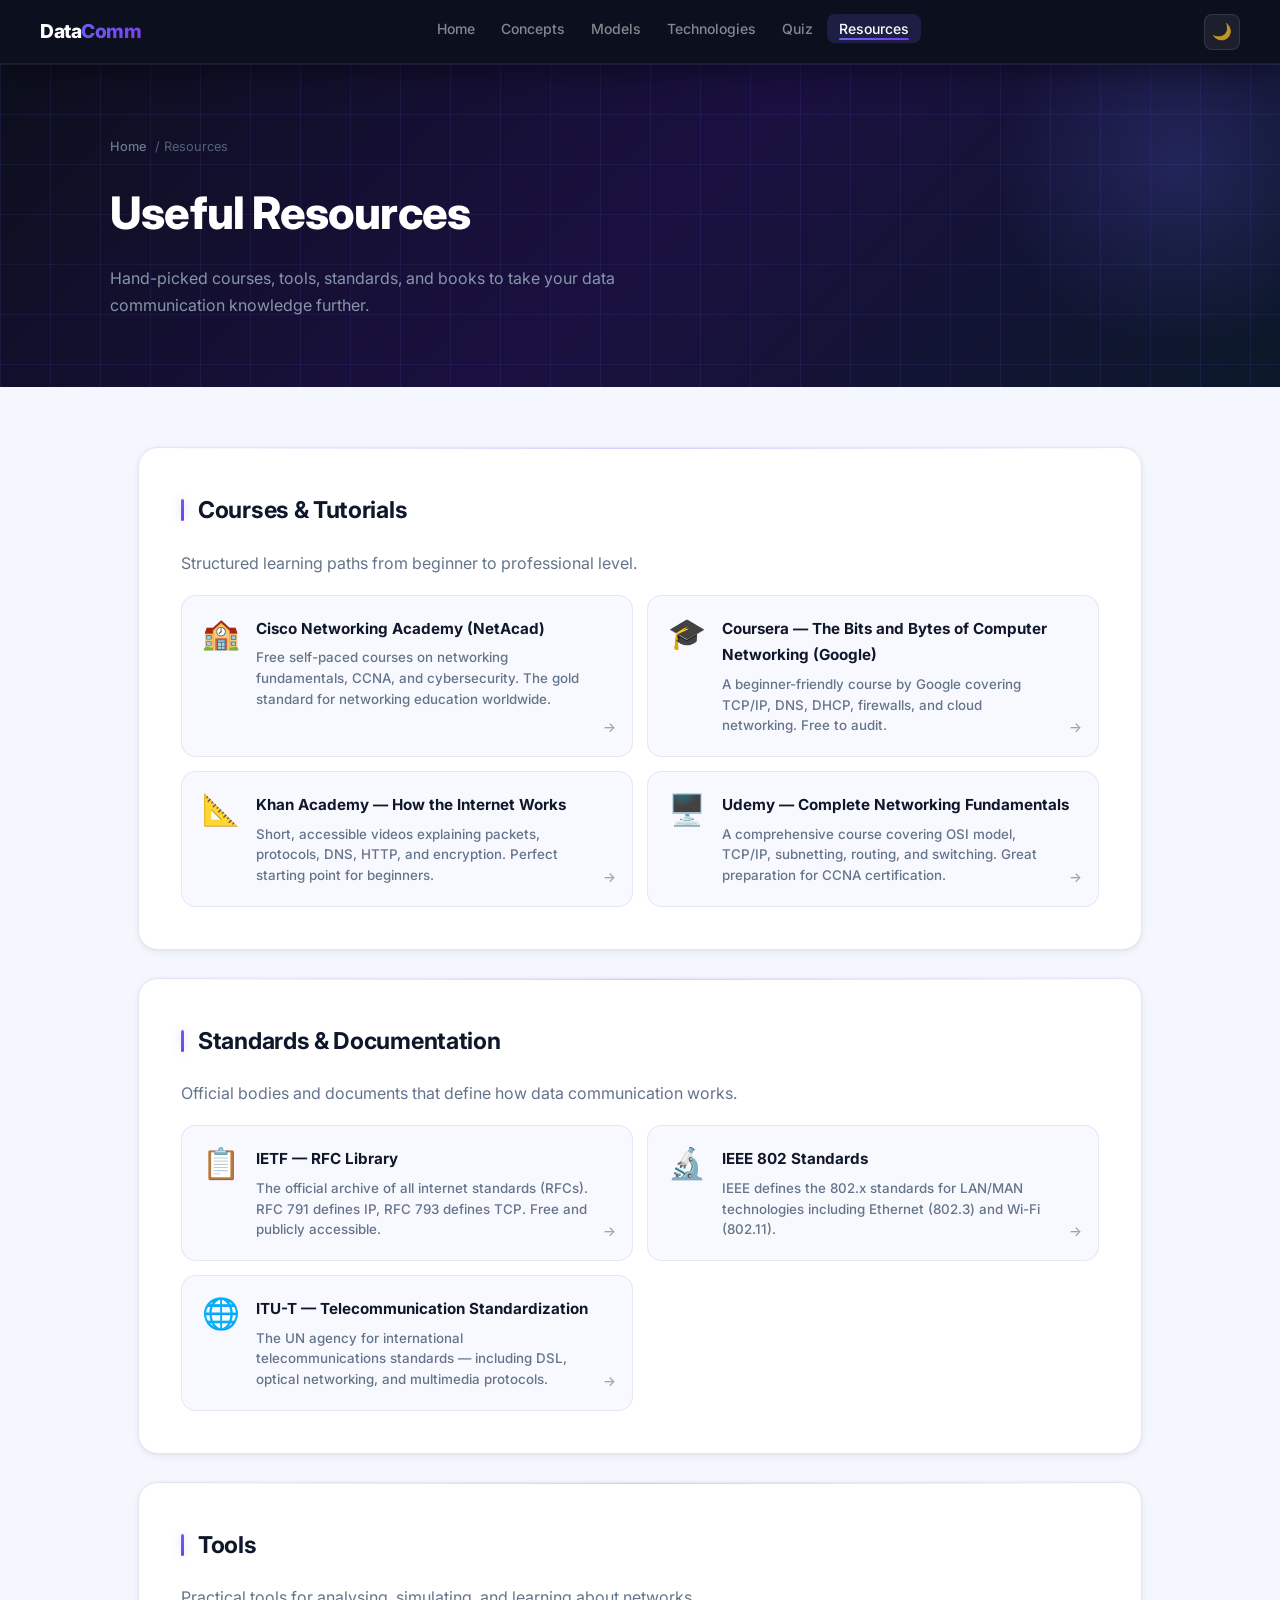
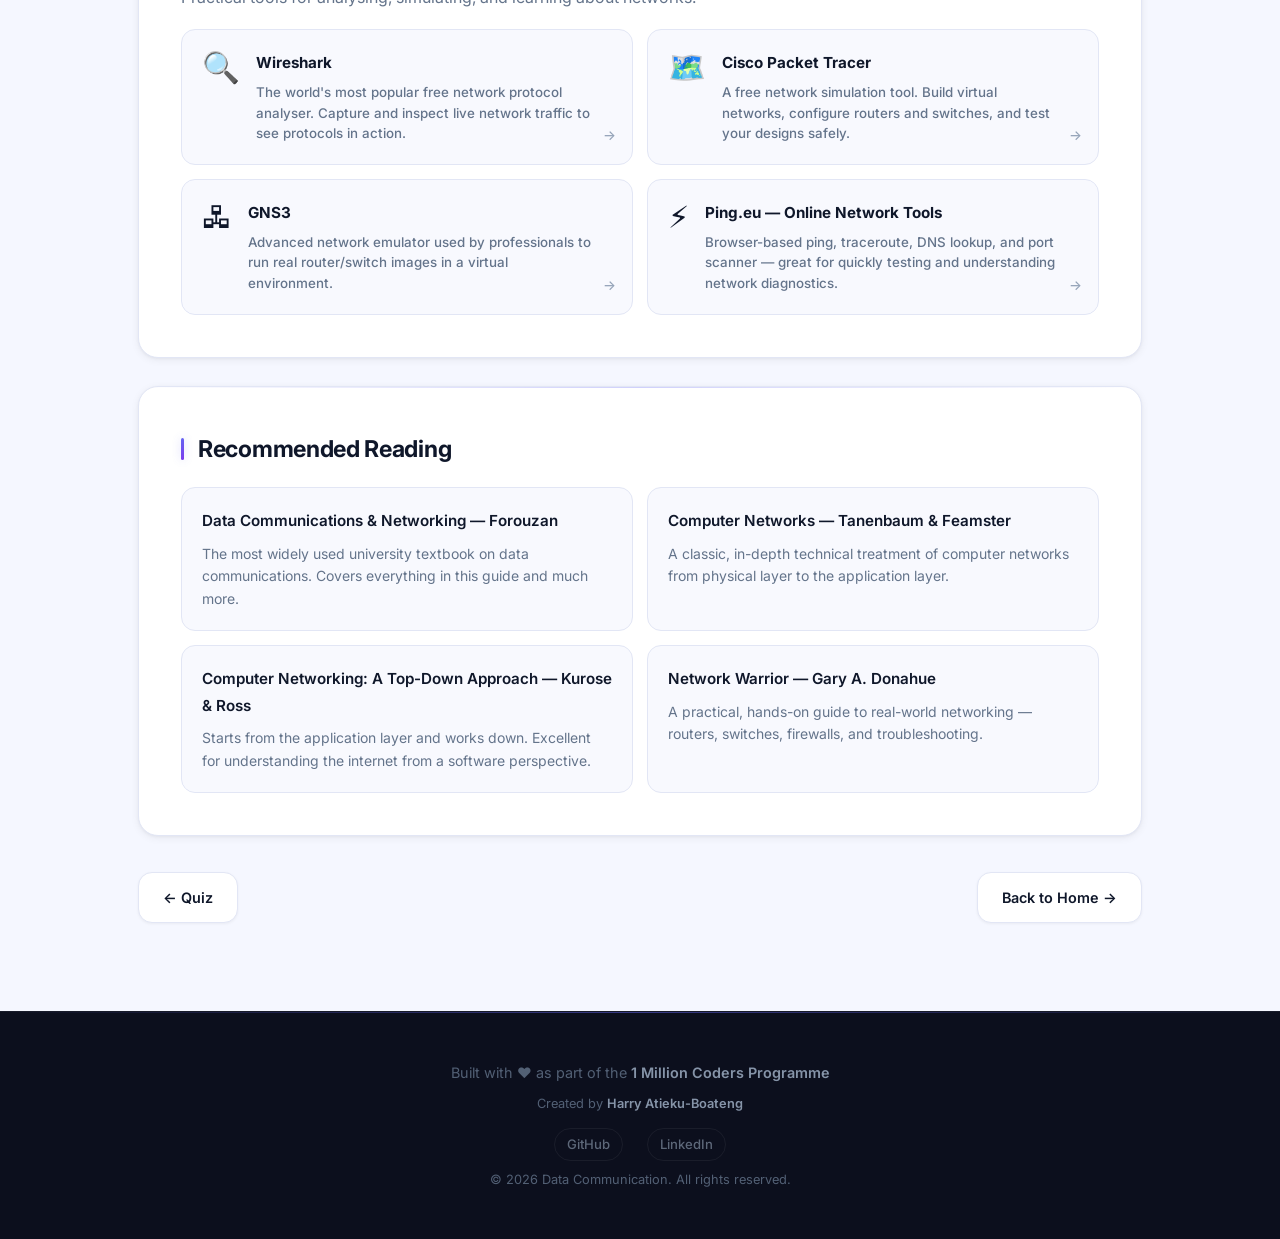
<file: resources.html>
﻿<!DOCTYPE html>
<html lang="en">

<head>
    <meta charset="UTF-8" />
    <meta name="viewport" content="width=device-width, initial-scale=1.0" />
    <meta name="description"
        content="Recommended courses, tools, standards, and reading for learning more about data communication and networking." />
    <title>Resources — Data Communication</title>
    <link rel="stylesheet" href="style.css" />
</head>

<body>

    <nav>
        <a href="index.html" class="nav-brand">Data<span>Comm</span></a>
        <ul>
            <li><a href="index.html">Home</a></li>
            <li><a href="concepts.html">Concepts</a></li>
            <li><a href="playground.html">Models</a></li>
            <li><a href="tags.html">Technologies</a></li>
            <li><a href="quiz.html">Quiz</a></li>
            <li><a href="resources.html" class="active">Resources</a></li>
        </ul>
        <div class="nav-actions">
            <button id="darkToggle" aria-label="Toggle dark mode">🌙</button>
            <button id="navToggle" aria-label="Toggle navigation" aria-expanded="false">☰</button>
        </div>
    </nav>
    <div id="progressBar"></div>

    <div class="page-header">
        <div class="ph-inner">
            <div class="breadcrumb"><a href="index.html">Home</a> / Resources</div>
            <h1>Useful Resources</h1>
            <p>Hand-picked courses, tools, standards, and books to take your data communication knowledge further.</p>
        </div>
    </div>

    <main>

        <!-- Courses & Tutorials -->
        <section class="fade-in">
            <h2>Courses &amp; Tutorials</h2>
            <p>Structured learning paths from beginner to professional level.</p>
            <div class="resource-cards">
                <a href="https://www.netacad.com/" target="_blank" rel="noopener noreferrer" class="resource-card">
                    <div class="rc-icon">🏫</div>
                    <div>
                        <strong>Cisco Networking Academy (NetAcad)</strong>
                        <p>Free self-paced courses on networking fundamentals, CCNA, and cybersecurity. The gold
                            standard for networking education worldwide.</p>
                    </div>
                </a>
                <a href="https://www.coursera.org/learn/computer-networking" target="_blank" rel="noopener noreferrer"
                    class="resource-card">
                    <div class="rc-icon">🎓</div>
                    <div>
                        <strong>Coursera — The Bits and Bytes of Computer Networking (Google)</strong>
                        <p>A beginner-friendly course by Google covering TCP/IP, DNS, DHCP, firewalls, and cloud
                            networking. Free to audit.</p>
                    </div>
                </a>
                <a href="https://www.khanacademy.org/computing/computers-and-internet/xcae6f4a7ff015e7d:the-internet"
                    target="_blank" rel="noopener noreferrer" class="resource-card">
                    <div class="rc-icon">📐</div>
                    <div>
                        <strong>Khan Academy — How the Internet Works</strong>
                        <p>Short, accessible videos explaining packets, protocols, DNS, HTTP, and encryption. Perfect
                            starting point for beginners.</p>
                    </div>
                </a>
                <a href="https://www.udemy.com/course/complete-networking-fundamentals-course-ccna-start/"
                    target="_blank" rel="noopener noreferrer" class="resource-card">
                    <div class="rc-icon">🖥️</div>
                    <div>
                        <strong>Udemy — Complete Networking Fundamentals</strong>
                        <p>A comprehensive course covering OSI model, TCP/IP, subnetting, routing, and switching. Great
                            preparation for CCNA certification.</p>
                    </div>
                </a>
            </div>
        </section>

        <!-- Standards & Documentation -->
        <section class="fade-in">
            <h2>Standards &amp; Documentation</h2>
            <p>Official bodies and documents that define how data communication works.</p>
            <div class="resource-cards">
                <a href="https://www.ietf.org/rfc/" target="_blank" rel="noopener noreferrer" class="resource-card">
                    <div class="rc-icon">📋</div>
                    <div>
                        <strong>IETF — RFC Library</strong>
                        <p>The official archive of all internet standards (RFCs). RFC 791 defines IP, RFC 793 defines
                            TCP. Free and publicly accessible.</p>
                    </div>
                </a>
                <a href="https://standards.ieee.org/search/?q=802" target="_blank" rel="noopener noreferrer"
                    class="resource-card">
                    <div class="rc-icon">🔬</div>
                    <div>
                        <strong>IEEE 802 Standards</strong>
                        <p>IEEE defines the 802.x standards for LAN/MAN technologies including Ethernet (802.3) and
                            Wi-Fi (802.11).</p>
                    </div>
                </a>
                <a href="https://www.itu.int/en/ITU-T/Pages/default.aspx" target="_blank" rel="noopener noreferrer"
                    class="resource-card">
                    <div class="rc-icon">🌐</div>
                    <div>
                        <strong>ITU-T — Telecommunication Standardization</strong>
                        <p>The UN agency for international telecommunications standards — including DSL, optical
                            networking, and multimedia protocols.</p>
                    </div>
                </a>
            </div>
        </section>

        <!-- Tools -->
        <section class="fade-in">
            <h2>Tools</h2>
            <p>Practical tools for analysing, simulating, and learning about networks.</p>
            <div class="resource-cards">
                <a href="https://www.wireshark.org/" target="_blank" rel="noopener noreferrer" class="resource-card">
                    <div class="rc-icon">🔍</div>
                    <div>
                        <strong>Wireshark</strong>
                        <p>The world's most popular free network protocol analyser. Capture and inspect live network
                            traffic to see protocols in action.</p>
                    </div>
                </a>
                <a href="https://www.netacad.com/courses/packet-tracer" target="_blank" rel="noopener noreferrer"
                    class="resource-card">
                    <div class="rc-icon">🗺️</div>
                    <div>
                        <strong>Cisco Packet Tracer</strong>
                        <p>A free network simulation tool. Build virtual networks, configure routers and switches, and
                            test your designs safely.</p>
                    </div>
                </a>
                <a href="https://www.gns3.com/" target="_blank" rel="noopener noreferrer" class="resource-card">
                    <div class="rc-icon">🖧</div>
                    <div>
                        <strong>GNS3</strong>
                        <p>Advanced network emulator used by professionals to run real router/switch images in a virtual
                            environment.</p>
                    </div>
                </a>
                <a href="https://ping.eu/" target="_blank" rel="noopener noreferrer" class="resource-card">
                    <div class="rc-icon">⚡</div>
                    <div>
                        <strong>Ping.eu — Online Network Tools</strong>
                        <p>Browser-based ping, traceroute, DNS lookup, and port scanner — great for quickly testing and
                            understanding network diagnostics.</p>
                    </div>
                </a>
            </div>
        </section>

        <!-- Recommended Reading -->
        <section class="fade-in">
            <h2>Recommended Reading</h2>
            <div class="info-grid">
                <div class="info-card">
                    <strong>Data Communications &amp; Networking — Forouzan</strong>
                    <p>The most widely used university textbook on data communications. Covers everything in this guide
                        and much more.</p>
                </div>
                <div class="info-card">
                    <strong>Computer Networks — Tanenbaum &amp; Feamster</strong>
                    <p>A classic, in-depth technical treatment of computer networks from physical layer to the
                        application layer.</p>
                </div>
                <div class="info-card">
                    <strong>Computer Networking: A Top-Down Approach — Kurose &amp; Ross</strong>
                    <p>Starts from the application layer and works down. Excellent for understanding the internet from a
                        software perspective.</p>
                </div>
                <div class="info-card">
                    <strong>Network Warrior — Gary A. Donahue</strong>
                    <p>A practical, hands-on guide to real-world networking — routers, switches, firewalls, and
                        troubleshooting.</p>
                </div>
            </div>
        </section>

        <div class="page-nav">
            <a href="quiz.html" class="page-nav-btn prev">← Quiz</a>
            <a href="index.html" class="page-nav-btn next">Back to Home →</a>
        </div>

    </main>

    <button id="backToTop" aria-label="Back to top">↑</button>

    <footer>
        <p>Built with ❤️ as part of the <strong>1 Million Coders Programme</strong></p>
        <p class="footer-sub">Created by <strong>Harry Atieku-Boateng</strong></p>
        <p class="footer-sub footer-links">
            <a href="https://github.com/hatieku-boateng" target="_blank" rel="noopener noreferrer">GitHub</a>
            <a href="https://www.linkedin.com/in/harry-atieku-boateng-369700202/" target="_blank"
                rel="noopener noreferrer">LinkedIn</a>
        </p>
        <p class="footer-sub">&copy; <span id="footerYear"></span> Data Communication. All rights reserved.</p>
    </footer>

    <script src="style.js"></script>
</body>

</html>
</file>
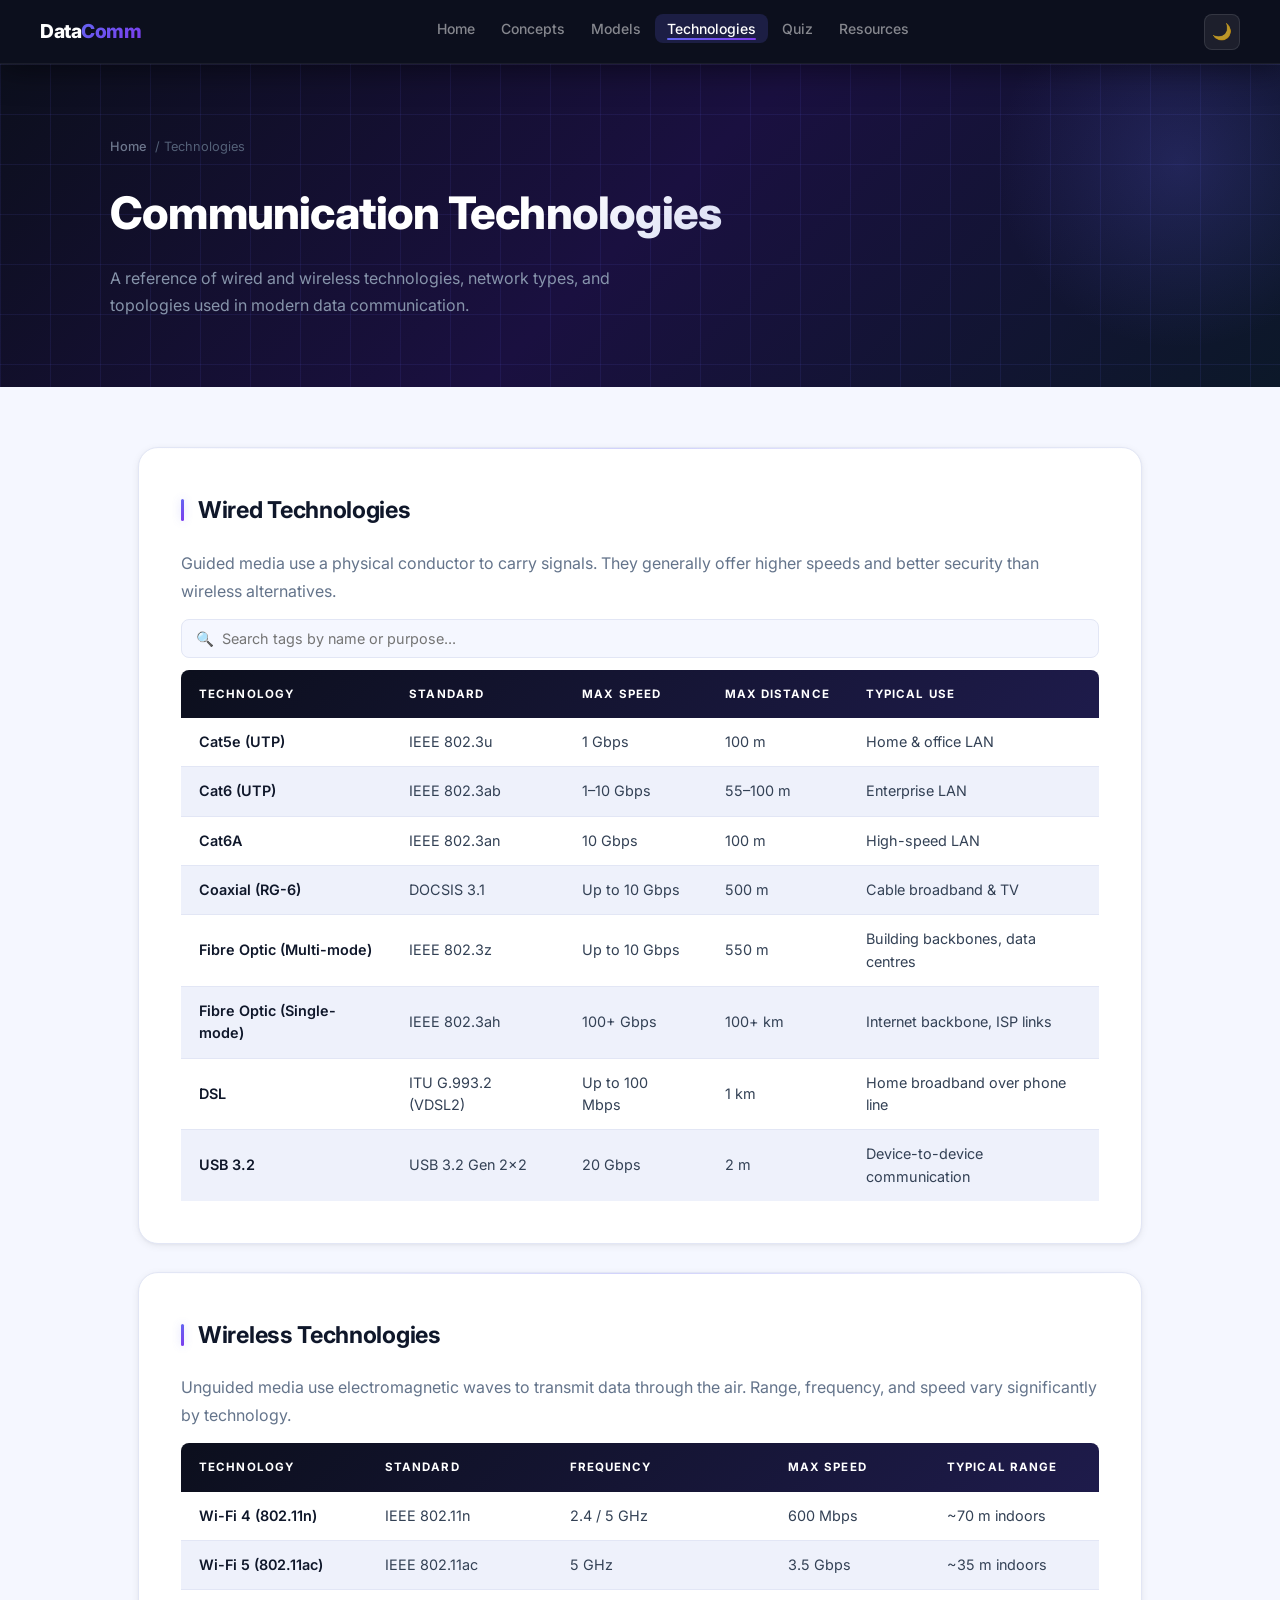
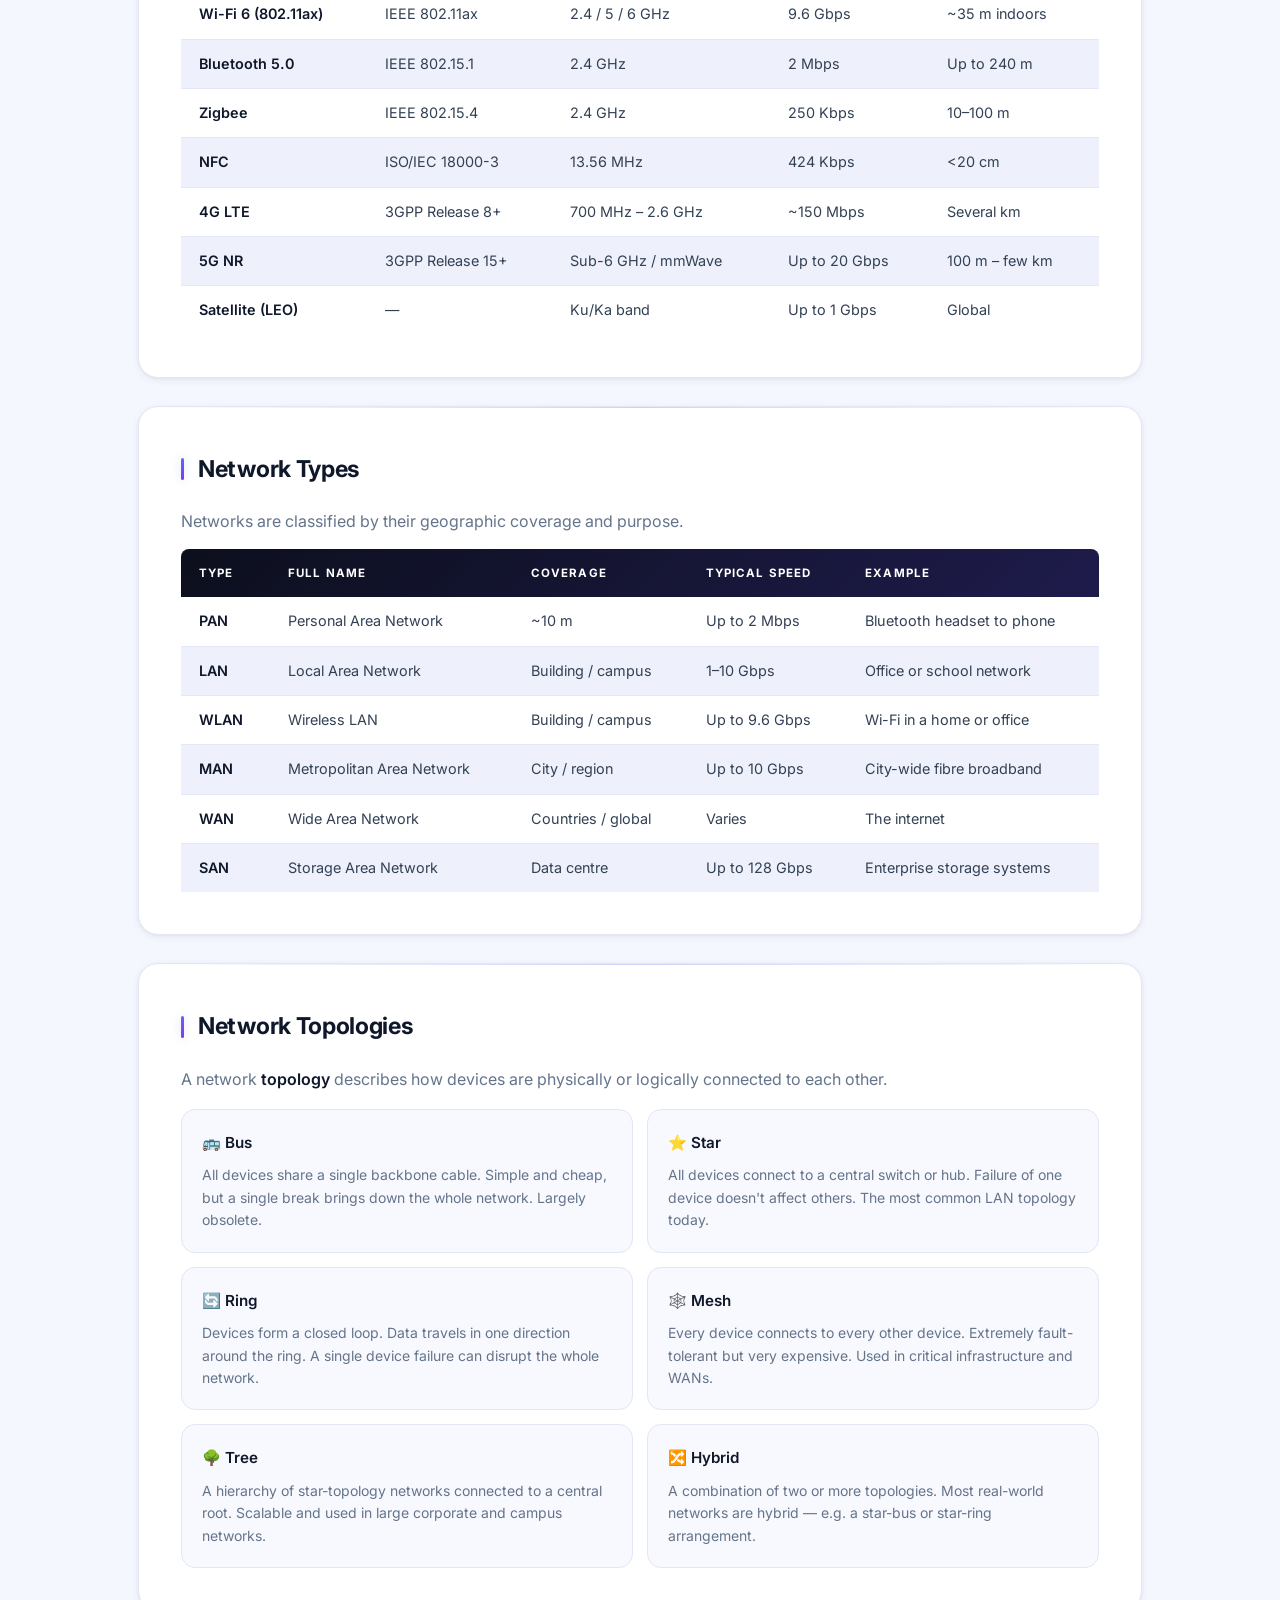
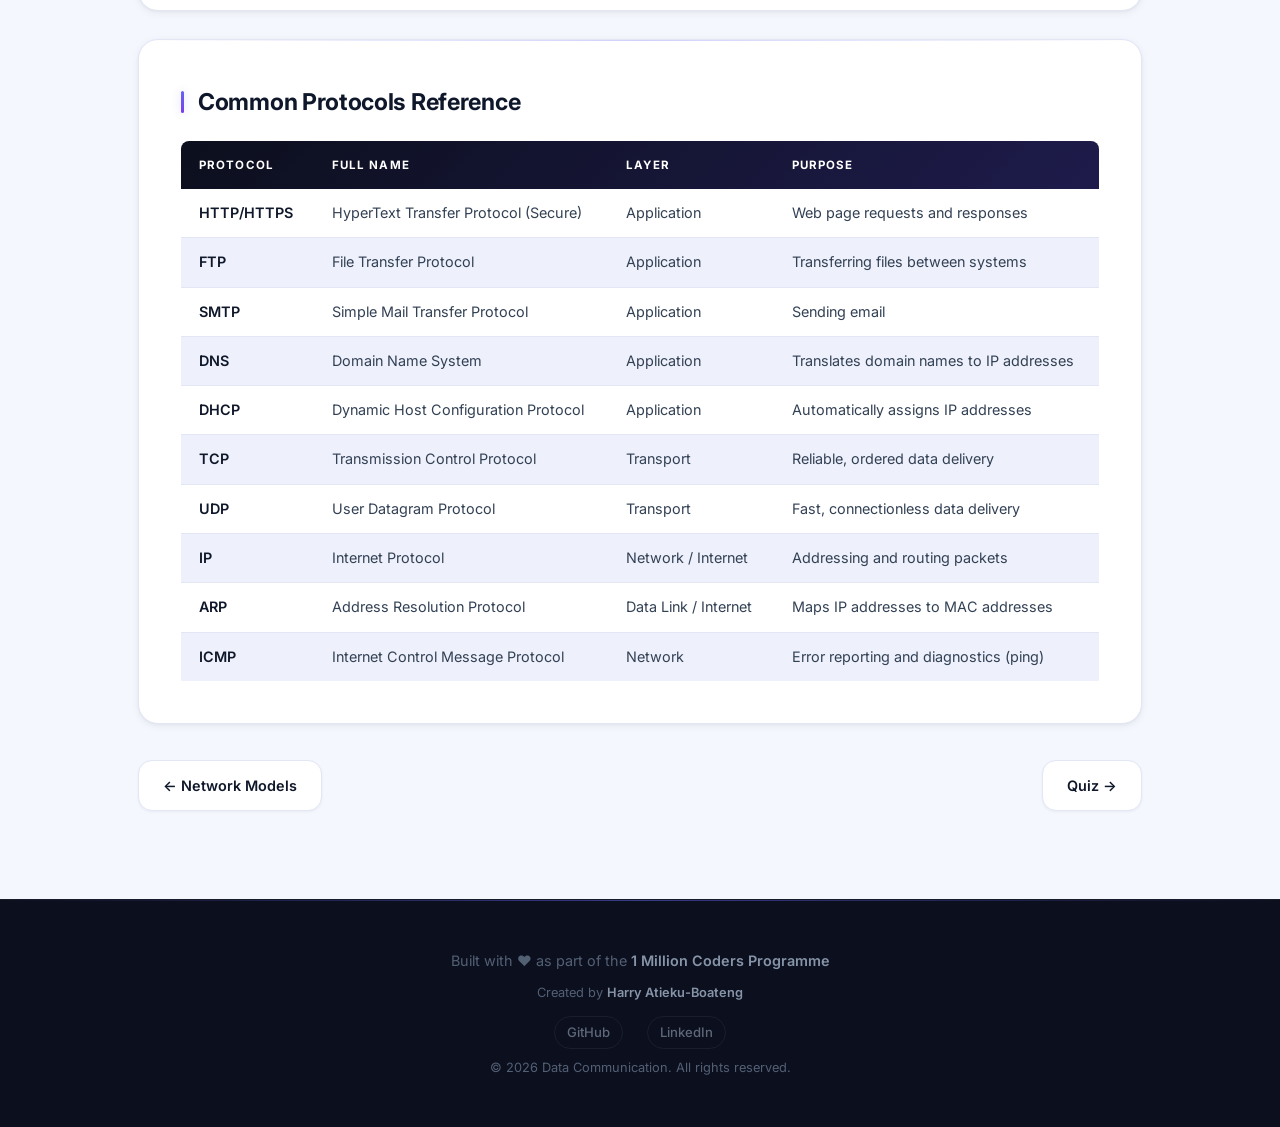
<file: tags.html>
﻿<!DOCTYPE html>
<html lang="en">

<head>
    <meta charset="UTF-8" />
    <meta name="viewport" content="width=device-width, initial-scale=1.0" />
    <meta name="description"
        content="A reference of data communication technologies — wired, wireless, network types, and topologies." />
    <title>Technologies — Data Communication</title>
    <link rel="stylesheet" href="style.css" />
</head>

<body>

    <nav>
        <a href="index.html" class="nav-brand">Data<span>Comm</span></a>
        <ul>
            <li><a href="index.html">Home</a></li>
            <li><a href="concepts.html">Concepts</a></li>
            <li><a href="playground.html">Models</a></li>
            <li><a href="tags.html" class="active">Technologies</a></li>
            <li><a href="quiz.html">Quiz</a></li>
            <li><a href="resources.html">Resources</a></li>
        </ul>
        <div class="nav-actions">
            <button id="darkToggle" aria-label="Toggle dark mode">🌙</button>
            <button id="navToggle" aria-label="Toggle navigation" aria-expanded="false">☰</button>
        </div>
    </nav>
    <div id="progressBar"></div>

    <div class="page-header">
        <div class="ph-inner">
            <div class="breadcrumb"><a href="index.html">Home</a> / Technologies</div>
            <h1>Communication Technologies</h1>
            <p>A reference of wired and wireless technologies, network types, and topologies used in modern data
                communication.</p>
        </div>
    </div>

    <main>

        <!-- Wired Technologies -->
        <section class="fade-in" id="wired">
            <h2>Wired Technologies</h2>
            <p>Guided media use a physical conductor to carry signals. They generally offer higher speeds and better
                security than wireless alternatives.</p>
            <table>
                <thead>
                    <tr>
                        <th>Technology</th>
                        <th>Standard</th>
                        <th>Max Speed</th>
                        <th>Max Distance</th>
                        <th>Typical Use</th>
                    </tr>
                </thead>
                <tbody>
                    <tr>
                        <td><strong>Cat5e (UTP)</strong></td>
                        <td>IEEE 802.3u</td>
                        <td>1 Gbps</td>
                        <td>100 m</td>
                        <td>Home &amp; office LAN</td>
                    </tr>
                    <tr>
                        <td><strong>Cat6 (UTP)</strong></td>
                        <td>IEEE 802.3ab</td>
                        <td>1–10 Gbps</td>
                        <td>55–100 m</td>
                        <td>Enterprise LAN</td>
                    </tr>
                    <tr>
                        <td><strong>Cat6A</strong></td>
                        <td>IEEE 802.3an</td>
                        <td>10 Gbps</td>
                        <td>100 m</td>
                        <td>High-speed LAN</td>
                    </tr>
                    <tr>
                        <td><strong>Coaxial (RG-6)</strong></td>
                        <td>DOCSIS 3.1</td>
                        <td>Up to 10 Gbps</td>
                        <td>500 m</td>
                        <td>Cable broadband &amp; TV</td>
                    </tr>
                    <tr>
                        <td><strong>Fibre Optic (Multi-mode)</strong></td>
                        <td>IEEE 802.3z</td>
                        <td>Up to 10 Gbps</td>
                        <td>550 m</td>
                        <td>Building backbones, data centres</td>
                    </tr>
                    <tr>
                        <td><strong>Fibre Optic (Single-mode)</strong></td>
                        <td>IEEE 802.3ah</td>
                        <td>100+ Gbps</td>
                        <td>100+ km</td>
                        <td>Internet backbone, ISP links</td>
                    </tr>
                    <tr>
                        <td><strong>DSL</strong></td>
                        <td>ITU G.993.2 (VDSL2)</td>
                        <td>Up to 100 Mbps</td>
                        <td>1 km</td>
                        <td>Home broadband over phone line</td>
                    </tr>
                    <tr>
                        <td><strong>USB 3.2</strong></td>
                        <td>USB 3.2 Gen 2x2</td>
                        <td>20 Gbps</td>
                        <td>2 m</td>
                        <td>Device-to-device communication</td>
                    </tr>
                </tbody>
            </table>
        </section>

        <!-- Wireless Technologies -->
        <section class="fade-in" id="wireless">
            <h2>Wireless Technologies</h2>
            <p>Unguided media use electromagnetic waves to transmit data through the air. Range, frequency, and speed
                vary significantly by technology.</p>
            <table>
                <thead>
                    <tr>
                        <th>Technology</th>
                        <th>Standard</th>
                        <th>Frequency</th>
                        <th>Max Speed</th>
                        <th>Typical Range</th>
                    </tr>
                </thead>
                <tbody>
                    <tr>
                        <td><strong>Wi-Fi 4 (802.11n)</strong></td>
                        <td>IEEE 802.11n</td>
                        <td>2.4 / 5 GHz</td>
                        <td>600 Mbps</td>
                        <td>~70 m indoors</td>
                    </tr>
                    <tr>
                        <td><strong>Wi-Fi 5 (802.11ac)</strong></td>
                        <td>IEEE 802.11ac</td>
                        <td>5 GHz</td>
                        <td>3.5 Gbps</td>
                        <td>~35 m indoors</td>
                    </tr>
                    <tr>
                        <td><strong>Wi-Fi 6 (802.11ax)</strong></td>
                        <td>IEEE 802.11ax</td>
                        <td>2.4 / 5 / 6 GHz</td>
                        <td>9.6 Gbps</td>
                        <td>~35 m indoors</td>
                    </tr>
                    <tr>
                        <td><strong>Bluetooth 5.0</strong></td>
                        <td>IEEE 802.15.1</td>
                        <td>2.4 GHz</td>
                        <td>2 Mbps</td>
                        <td>Up to 240 m</td>
                    </tr>
                    <tr>
                        <td><strong>Zigbee</strong></td>
                        <td>IEEE 802.15.4</td>
                        <td>2.4 GHz</td>
                        <td>250 Kbps</td>
                        <td>10–100 m</td>
                    </tr>
                    <tr>
                        <td><strong>NFC</strong></td>
                        <td>ISO/IEC 18000-3</td>
                        <td>13.56 MHz</td>
                        <td>424 Kbps</td>
                        <td>&lt;20 cm</td>
                    </tr>
                    <tr>
                        <td><strong>4G LTE</strong></td>
                        <td>3GPP Release 8+</td>
                        <td>700 MHz – 2.6 GHz</td>
                        <td>~150 Mbps</td>
                        <td>Several km</td>
                    </tr>
                    <tr>
                        <td><strong>5G NR</strong></td>
                        <td>3GPP Release 15+</td>
                        <td>Sub-6 GHz / mmWave</td>
                        <td>Up to 20 Gbps</td>
                        <td>100 m – few km</td>
                    </tr>
                    <tr>
                        <td><strong>Satellite (LEO)</strong></td>
                        <td>—</td>
                        <td>Ku/Ka band</td>
                        <td>Up to 1 Gbps</td>
                        <td>Global</td>
                    </tr>
                </tbody>
            </table>
        </section>

        <!-- Network Types -->
        <section class="fade-in" id="network-types">
            <h2>Network Types</h2>
            <p>Networks are classified by their geographic coverage and purpose.</p>
            <table>
                <thead>
                    <tr>
                        <th>Type</th>
                        <th>Full Name</th>
                        <th>Coverage</th>
                        <th>Typical Speed</th>
                        <th>Example</th>
                    </tr>
                </thead>
                <tbody>
                    <tr>
                        <td><strong>PAN</strong></td>
                        <td>Personal Area Network</td>
                        <td>~10 m</td>
                        <td>Up to 2 Mbps</td>
                        <td>Bluetooth headset to phone</td>
                    </tr>
                    <tr>
                        <td><strong>LAN</strong></td>
                        <td>Local Area Network</td>
                        <td>Building / campus</td>
                        <td>1–10 Gbps</td>
                        <td>Office or school network</td>
                    </tr>
                    <tr>
                        <td><strong>WLAN</strong></td>
                        <td>Wireless LAN</td>
                        <td>Building / campus</td>
                        <td>Up to 9.6 Gbps</td>
                        <td>Wi-Fi in a home or office</td>
                    </tr>
                    <tr>
                        <td><strong>MAN</strong></td>
                        <td>Metropolitan Area Network</td>
                        <td>City / region</td>
                        <td>Up to 10 Gbps</td>
                        <td>City-wide fibre broadband</td>
                    </tr>
                    <tr>
                        <td><strong>WAN</strong></td>
                        <td>Wide Area Network</td>
                        <td>Countries / global</td>
                        <td>Varies</td>
                        <td>The internet</td>
                    </tr>
                    <tr>
                        <td><strong>SAN</strong></td>
                        <td>Storage Area Network</td>
                        <td>Data centre</td>
                        <td>Up to 128 Gbps</td>
                        <td>Enterprise storage systems</td>
                    </tr>
                </tbody>
            </table>
        </section>

        <!-- Network Topologies -->
        <section class="fade-in" id="topologies">
            <h2>Network Topologies</h2>
            <p>A network <strong>topology</strong> describes how devices are physically or logically connected to each
                other.</p>
            <div class="info-grid">
                <div class="info-card">
                    <strong>🚌 Bus</strong>
                    <p>All devices share a single backbone cable. Simple and cheap, but a single break brings down the
                        whole network. Largely obsolete.</p>
                </div>
                <div class="info-card">
                    <strong>⭐ Star</strong>
                    <p>All devices connect to a central switch or hub. Failure of one device doesn't affect others. The
                        most common LAN topology today.</p>
                </div>
                <div class="info-card">
                    <strong>🔄 Ring</strong>
                    <p>Devices form a closed loop. Data travels in one direction around the ring. A single device
                        failure can disrupt the whole network.</p>
                </div>
                <div class="info-card">
                    <strong>🕸️ Mesh</strong>
                    <p>Every device connects to every other device. Extremely fault-tolerant but very expensive. Used in
                        critical infrastructure and WANs.</p>
                </div>
                <div class="info-card">
                    <strong>🌳 Tree</strong>
                    <p>A hierarchy of star-topology networks connected to a central root. Scalable and used in large
                        corporate and campus networks.</p>
                </div>
                <div class="info-card">
                    <strong>🔀 Hybrid</strong>
                    <p>A combination of two or more topologies. Most real-world networks are hybrid — e.g. a star-bus or
                        star-ring arrangement.</p>
                </div>
            </div>
        </section>

        <!-- Common Protocols Reference -->
        <section class="fade-in" id="protocols">
            <h2>Common Protocols Reference</h2>
            <table>
                <thead>
                    <tr>
                        <th>Protocol</th>
                        <th>Full Name</th>
                        <th>Layer</th>
                        <th>Purpose</th>
                    </tr>
                </thead>
                <tbody>
                    <tr>
                        <td><strong>HTTP/HTTPS</strong></td>
                        <td>HyperText Transfer Protocol (Secure)</td>
                        <td>Application</td>
                        <td>Web page requests and responses</td>
                    </tr>
                    <tr>
                        <td><strong>FTP</strong></td>
                        <td>File Transfer Protocol</td>
                        <td>Application</td>
                        <td>Transferring files between systems</td>
                    </tr>
                    <tr>
                        <td><strong>SMTP</strong></td>
                        <td>Simple Mail Transfer Protocol</td>
                        <td>Application</td>
                        <td>Sending email</td>
                    </tr>
                    <tr>
                        <td><strong>DNS</strong></td>
                        <td>Domain Name System</td>
                        <td>Application</td>
                        <td>Translates domain names to IP addresses</td>
                    </tr>
                    <tr>
                        <td><strong>DHCP</strong></td>
                        <td>Dynamic Host Configuration Protocol</td>
                        <td>Application</td>
                        <td>Automatically assigns IP addresses</td>
                    </tr>
                    <tr>
                        <td><strong>TCP</strong></td>
                        <td>Transmission Control Protocol</td>
                        <td>Transport</td>
                        <td>Reliable, ordered data delivery</td>
                    </tr>
                    <tr>
                        <td><strong>UDP</strong></td>
                        <td>User Datagram Protocol</td>
                        <td>Transport</td>
                        <td>Fast, connectionless data delivery</td>
                    </tr>
                    <tr>
                        <td><strong>IP</strong></td>
                        <td>Internet Protocol</td>
                        <td>Network / Internet</td>
                        <td>Addressing and routing packets</td>
                    </tr>
                    <tr>
                        <td><strong>ARP</strong></td>
                        <td>Address Resolution Protocol</td>
                        <td>Data Link / Internet</td>
                        <td>Maps IP addresses to MAC addresses</td>
                    </tr>
                    <tr>
                        <td><strong>ICMP</strong></td>
                        <td>Internet Control Message Protocol</td>
                        <td>Network</td>
                        <td>Error reporting and diagnostics (ping)</td>
                    </tr>
                </tbody>
            </table>
        </section>

        <div class="page-nav">
            <a href="playground.html" class="page-nav-btn prev">← Network Models</a>
            <a href="quiz.html" class="page-nav-btn next">Quiz →</a>
        </div>

    </main>

    <button id="backToTop" aria-label="Back to top">↑</button>

    <footer>
        <p>Built with ❤️ as part of the <strong>1 Million Coders Programme</strong></p>
        <p class="footer-sub">Created by <strong>Harry Atieku-Boateng</strong></p>
        <p class="footer-sub footer-links">
            <a href="https://github.com/hatieku-boateng" target="_blank" rel="noopener noreferrer">GitHub</a>
            <a href="https://www.linkedin.com/in/harry-atieku-boateng-369700202/" target="_blank"
                rel="noopener noreferrer">LinkedIn</a>
        </p>
        <p class="footer-sub">&copy; <span id="footerYear"></span> Data Communication. All rights reserved.</p>
    </footer>

    <script src="style.js"></script>
</body>

</html>
</file>
<file: style.css>
﻿/* ============================================================
   DATA COMM — style.css
   High-quality, polished design system
   ============================================================ */

/* == Google Fonts == */
@import url('https://fonts.googleapis.com/css2?family=Inter:ital,opsz,wght@0,14..32,300;0,14..32,400;0,14..32,500;0,14..32,600;0,14..32,700;0,14..32,800;1,14..32,400&family=Fira+Code:wght@400;500&display=swap');

/* ============================================================
   CSS VARIABLES
   ============================================================ */
:root {
    /* Core palette */
    --clr-bg:            #f5f7ff;
    --clr-bg-alt:        #eef1fb;
    --clr-surface:       #ffffff;
    --clr-surface-2:     #f8f9fe;
    --clr-border:        #e2e6f5;
    --clr-border-strong: #c7cee8;

    /* Text */
    --clr-text:          #0f172a;
    --clr-text-secondary:#334155;
    --clr-muted:         #64748b;
    --clr-muted-light:   #94a3b8;

    /* Accent — indigo + violet */
    --clr-accent:        #6366f1;
    --clr-accent-dark:   #4f46e5;
    --clr-accent-light:  rgba(99,102,241,0.1);
    --clr-accent-glow:   rgba(99,102,241,0.25);
    --clr-violet:        #7c3aed;
    --clr-violet-light:  rgba(124,58,237,0.1);

    /* Semantic */
    --clr-success:       #10b981;
    --clr-success-bg:    #d1fae5;
    --clr-error:         #ef4444;
    --clr-error-bg:      #fee2e2;
    --clr-warning:       #f59e0b;

    /* Navigation */
    --nav-bg:            #0c0f1d;
    --nav-height:        64px;

    /* Gradients */
    --grad-hero:         linear-gradient(135deg, #0c0f1d 0%, #1a1040 50%, #0c1829 100%);
    --grad-accent:       linear-gradient(135deg, #6366f1, #7c3aed);
    --grad-surface:      linear-gradient(180deg, var(--clr-surface) 0%, var(--clr-surface-2) 100%);
    --grad-text:         linear-gradient(135deg, #6366f1, #a78bfa);
    --grad-muted:        linear-gradient(135deg, #6366f1, #06b6d4);

    /* Shadows */
    --shadow-xs:         0 1px 3px rgba(0,0,0,0.05);
    --shadow-sm:         0 2px 8px rgba(0,0,0,0.06), 0 1px 3px rgba(0,0,0,0.04);
    --shadow-md:         0 4px 24px rgba(0,0,0,0.07), 0 2px 8px rgba(0,0,0,0.04);
    --shadow-lg:         0 12px 48px rgba(0,0,0,0.10), 0 4px 16px rgba(0,0,0,0.06);
    --shadow-xl:         0 24px 80px rgba(0,0,0,0.14);
    --shadow-accent:     0 4px 20px rgba(99,102,241,0.35);

    /* Tokens */
    --radius-sm:         8px;
    --radius:            14px;
    --radius-lg:         20px;
    --radius-xl:         28px;
    --transition:        0.2s ease;
    --transition-bounce: 0.25s cubic-bezier(0.34, 1.56, 0.64, 1);
    --font-code:         'Fira Code', 'Cascadia Code', 'Courier New', monospace;
    --max-w:             1060px;
}

/* == Dark Mode == */
body.dark {
    --clr-bg:            #0d1117;
    --clr-bg-alt:        #111827;
    --clr-surface:       #161c2d;
    --clr-surface-2:     #1a2236;
    --clr-border:        #252f47;
    --clr-border-strong: #3a4568;
    --clr-text:          #e2e8f0;
    --clr-text-secondary:#b0bdd4;
    --clr-muted:         #8898aa;
    --clr-muted-light:   #64748b;
    --clr-accent-light:  rgba(99,102,241,0.15);
    --clr-accent-glow:   rgba(99,102,241,0.3);
    --clr-violet-light:  rgba(124,58,237,0.15);
    --clr-success-bg:    rgba(16,185,129,0.15);
    --clr-error-bg:      rgba(239,68,68,0.15);
    --nav-bg:            #080b14;
    --grad-hero:         linear-gradient(135deg, #050810 0%, #100828 50%, #050d1a 100%);
    --shadow-md:         0 4px 24px rgba(0,0,0,0.35), 0 2px 8px rgba(0,0,0,0.2);
    --shadow-lg:         0 12px 48px rgba(0,0,0,0.5), 0 4px 16px rgba(0,0,0,0.3);
}

/* ============================================================
   RESET & BASE
   ============================================================ */
*, *::before, *::after {
    margin: 0; padding: 0;
    box-sizing: border-box;
}

html { scroll-behavior: smooth; }

body {
    font-family: 'Inter', 'Segoe UI', system-ui, sans-serif;
    background: var(--clr-bg);
    color: var(--clr-text);
    line-height: 1.75;
    font-size: 16px;
    transition: background 0.3s ease, color 0.3s ease;
    -webkit-font-smoothing: antialiased;
}

img {
    display: block; max-width: 100%;
    border-radius: var(--radius);
    border: 1px solid var(--clr-border);
    box-shadow: var(--shadow-md);
}

/* ============================================================
   SCROLL PROGRESS BAR
   ============================================================ */
#progressBar {
    position: fixed;
    top: var(--nav-height);
    left: 0;
    height: 3px;
    width: 0%;
    background: var(--grad-accent);
    z-index: 200;
    transition: width 0.08s linear;
    border-radius: 0 3px 3px 0;
    box-shadow: 0 0 12px var(--clr-accent-glow);
}

/* ============================================================
   NAVIGATION
   ============================================================ */
nav {
    background: var(--nav-bg);
    padding: 0 40px;
    display: flex;
    align-items: center;
    justify-content: space-between;
    height: var(--nav-height);
    position: sticky;
    top: 0;
    z-index: 100;
    backdrop-filter: blur(12px);
    -webkit-backdrop-filter: blur(12px);
    border-bottom: 1px solid rgba(255,255,255,0.06);
    box-shadow: 0 1px 0 rgba(255,255,255,0.04), 0 4px 32px rgba(0,0,0,0.5);
}

.nav-brand {
    color: #fff;
    font-size: 1.2rem;
    font-weight: 800;
    text-decoration: none;
    letter-spacing: -0.5px;
    display: flex;
    align-items: center;
    gap: 0;
}

.nav-brand span {
    background: var(--grad-accent);
    -webkit-background-clip: text;
    -webkit-text-fill-color: transparent;
    background-clip: text;
}

nav ul {
    list-style: none;
    display: flex;
    gap: 2px;
    padding: 0;
}

nav ul li a {
    color: rgba(255,255,255,0.5);
    font-size: 0.875rem;
    font-weight: 500;
    text-decoration: none;
    padding: 6px 12px;
    border-radius: var(--radius-sm);
    transition: color var(--transition), background var(--transition);
    position: relative;
}

nav ul li a:hover {
    color: rgba(255,255,255,0.9);
    background: rgba(255,255,255,0.07);
    text-decoration: none;
}

nav ul li a.active {
    color: #fff;
    background: rgba(99,102,241,0.18);
}

nav ul li a.active::after {
    content: '';
    position: absolute;
    bottom: 3px;
    left: 12px;
    right: 12px;
    height: 2px;
    background: var(--grad-accent);
    border-radius: 2px;
}

/* Nav right cluster */
.nav-actions {
    display: flex;
    align-items: center;
    gap: 10px;
}

#darkToggle {
    background: rgba(255,255,255,0.07);
    border: 1px solid rgba(255,255,255,0.1);
    color: rgba(255,255,255,0.7);
    border-radius: var(--radius-sm);
    width: 36px;
    height: 36px;
    display: flex;
    align-items: center;
    justify-content: center;
    cursor: pointer;
    font-size: 1rem;
    transition: background var(--transition), color var(--transition), border-color var(--transition);
    flex-shrink: 0;
}

#darkToggle:hover {
    background: rgba(255,255,255,0.13);
    color: #fff;
    border-color: rgba(255,255,255,0.2);
}

/* Mobile hamburger */
#navToggle {
    display: none;
    background: rgba(255,255,255,0.07);
    border: 1px solid rgba(255,255,255,0.1);
    color: rgba(255,255,255,0.7);
    border-radius: var(--radius-sm);
    width: 36px;
    height: 36px;
    align-items: center;
    justify-content: center;
    cursor: pointer;
    font-size: 1.15rem;
    transition: background var(--transition);
    flex-shrink: 0;
}

#navToggle:hover { background: rgba(255,255,255,0.13); }

/* ============================================================
   HERO / HEADER
   ============================================================ */
header {
    background: var(--grad-hero);
    color: #fff;
    padding: 110px 40px 100px;
    text-align: center;
    position: relative;
    overflow: hidden;
    isolation: isolate;
}

/* Mesh grid overlay */
header::before {
    content: '';
    position: absolute;
    inset: 0;
    background-image:
        linear-gradient(rgba(99,102,241,0.12) 1px, transparent 1px),
        linear-gradient(90deg, rgba(99,102,241,0.12) 1px, transparent 1px);
    background-size: 60px 60px;
    pointer-events: none;
    z-index: -1;
}

/* Glow orbs */
header::after {
    content: '';
    position: absolute;
    top: -120px;
    right: -120px;
    width: 600px;
    height: 600px;
    background: radial-gradient(circle, rgba(99,102,241,0.25) 0%, transparent 65%);
    pointer-events: none;
    z-index: -1;
}

.hero-glow-2 {
    position: absolute;
    bottom: -80px;
    left: -80px;
    width: 400px;
    height: 400px;
    background: radial-gradient(circle, rgba(124,58,237,0.18) 0%, transparent 65%);
    pointer-events: none;
    z-index: -1;
}

header .badge {
    display: inline-flex;
    align-items: center;
    gap: 6px;
    background: rgba(99,102,241,0.18);
    color: #a5b4fc;
    border: 1px solid rgba(99,102,241,0.35);
    padding: 5px 16px;
    border-radius: 999px;
    font-size: 0.72rem;
    font-weight: 600;
    letter-spacing: 1.5px;
    text-transform: uppercase;
    margin-bottom: 28px;
    backdrop-filter: blur(8px);
}

header h1 {
    font-size: clamp(2.6rem, 6vw, 4.2rem);
    font-weight: 800;
    letter-spacing: -1.5px;
    line-height: 1.08;
    margin-bottom: 20px;
    background: linear-gradient(135deg, #fff 30%, rgba(165,180,252,0.9) 100%);
    -webkit-background-clip: text;
    -webkit-text-fill-color: transparent;
    background-clip: text;
}

header > p {
    font-size: 1.15rem;
    color: rgba(148,163,184,0.9);
    max-width: 540px;
    margin: 0 auto 40px;
    line-height: 1.7;
}

.header-stats {
    display: flex;
    justify-content: center;
    gap: 16px;
    margin-bottom: 44px;
    flex-wrap: wrap;
}

.stat {
    display: flex;
    flex-direction: column;
    align-items: center;
    background: rgba(255,255,255,0.05);
    border: 1px solid rgba(255,255,255,0.1);
    border-radius: var(--radius);
    padding: 18px 32px;
    backdrop-filter: blur(8px);
    min-width: 120px;
    transition: background var(--transition), border-color var(--transition), transform var(--transition-bounce);
}

.stat:hover {
    background: rgba(255,255,255,0.09);
    border-color: rgba(99,102,241,0.4);
    transform: translateY(-3px);
}

.stat span {
    font-size: 2.2rem;
    font-weight: 800;
    line-height: 1;
    margin-bottom: 6px;
    background: var(--grad-accent);
    -webkit-background-clip: text;
    -webkit-text-fill-color: transparent;
    background-clip: text;
}

.stat-label {
    font-size: 0.78rem;
    color: rgba(148,163,184,0.8);
    font-weight: 500;
    text-transform: uppercase;
    letter-spacing: 0.5px;
}

.hero-btn {
    display: inline-flex;
    align-items: center;
    gap: 8px;
    background: var(--grad-accent);
    color: #fff;
    padding: 14px 36px;
    border-radius: var(--radius);
    font-weight: 700;
    font-size: 0.95rem;
    text-decoration: none;
    transition: transform var(--transition-bounce), box-shadow var(--transition), opacity var(--transition);
    box-shadow: var(--shadow-accent), 0 1px 0 rgba(255,255,255,0.15) inset;
    letter-spacing: 0.2px;
}

.hero-btn:hover {
    transform: translateY(-2px);
    box-shadow: 0 8px 32px rgba(99,102,241,0.5);
    text-decoration: none;
    color: #fff;
    opacity: 0.95;
}

/* ============================================================
   MAIN LAYOUT
   ============================================================ */
main {
    max-width: var(--max-w);
    margin: 60px auto 80px;
    padding: 0 28px;
    display: flex;
    flex-direction: column;
    gap: 28px;
}

/* ============================================================
   SECTIONS
   ============================================================ */
section {
    background: var(--clr-surface);
    border-radius: var(--radius-lg);
    padding: 42px;
    box-shadow: var(--shadow-sm);
    border: 1px solid var(--clr-border);
    transition: box-shadow 0.3s ease, border-color 0.3s ease;
    position: relative;
    overflow: hidden;
}

section:hover {
    box-shadow: var(--shadow-md);
    border-color: var(--clr-border-strong);
}

/* Subtle top gradient line */
section::before {
    content: '';
    position: absolute;
    top: 0; left: 0; right: 0;
    height: 1px;
    background: linear-gradient(90deg, transparent, rgba(99,102,241,0.3), transparent);
    pointer-events: none;
}

section h2 {
    font-size: 1.45rem;
    font-weight: 700;
    color: var(--clr-text);
    margin-bottom: 18px;
    display: flex;
    align-items: center;
    gap: 14px;
    letter-spacing: -0.3px;
}

section h2::before {
    content: '';
    display: inline-block;
    width: 3px;
    height: 22px;
    background: var(--grad-accent);
    border-radius: 4px;
    flex-shrink: 0;
    box-shadow: 0 0 8px var(--clr-accent-glow);
}

section h3 {
    font-size: 0.72rem;
    font-weight: 700;
    color: var(--clr-muted);
    margin: 28px 0 12px;
    text-transform: uppercase;
    letter-spacing: 1.2px;
}

section p {
    color: var(--clr-muted);
    margin-bottom: 14px;
    line-height: 1.75;
}

section ul, section ol {
    padding-left: 24px;
    color: var(--clr-muted);
}

section ul li, section ol li {
    margin-bottom: 9px;
    line-height: 1.7;
}

/* ============================================================
   TYPOGRAPHY HELPERS
   ============================================================ */
code {
    background: var(--clr-accent-light);
    color: var(--clr-accent);
    padding: 2px 8px;
    border-radius: 5px;
    font-size: 0.875em;
    font-family: var(--font-code);
    border: 1px solid rgba(99,102,241,0.2);
    font-weight: 500;
    cursor: pointer;
    transition: background var(--transition);
}

code:hover { background: rgba(99,102,241,0.18); }

strong { color: var(--clr-text); font-weight: 600; }

a {
    color: var(--clr-accent);
    text-decoration: none;
    font-weight: 500;
    transition: color var(--transition);
}

a:hover { color: var(--clr-accent-dark); text-decoration: underline; }

/* ============================================================
   LISTS (general)
   ============================================================ */
ul, ol {
    padding-left: 22px;
    color: var(--clr-muted);
}

ul li, ol li { margin-bottom: 8px; }

/* ============================================================
   INFO GRID
   ============================================================ */
.info-grid {
    display: grid;
    grid-template-columns: 1fr 1fr;
    gap: 14px;
    margin-top: 16px;
}

.info-card {
    padding: 20px;
    border: 1px solid var(--clr-border);
    border-radius: var(--radius);
    background: var(--clr-surface-2);
    position: relative;
    transition: transform var(--transition-bounce), box-shadow var(--transition), border-color var(--transition);
    overflow: hidden;
}

.info-card::before {
    content: '';
    position: absolute;
    left: 0; top: 0; bottom: 0;
    width: 3px;
    background: var(--grad-accent);
    border-radius: 0 2px 2px 0;
    opacity: 0;
    transition: opacity var(--transition);
}

.info-card:hover {
    transform: translateY(-2px);
    box-shadow: var(--shadow-md);
    border-color: var(--clr-accent);
}

.info-card:hover::before { opacity: 1; }

.info-card strong {
    display: block;
    margin-bottom: 8px;
    font-size: 0.95rem;
    color: var(--clr-text);
}

.info-card p {
    font-size: 0.875rem;
    color: var(--clr-muted);
    margin: 0;
    line-height: 1.6;
}

/* ============================================================
   NAV CARDS (home page)
   ============================================================ */
.nav-cards {
    display: grid;
    grid-template-columns: repeat(auto-fill, minmax(260px, 1fr));
    gap: 16px;
    margin-top: 20px;
}

.nav-cards-compact {
    grid-template-columns: repeat(auto-fill, minmax(200px, 1fr));
}

.nav-card {
    display: flex;
    flex-direction: column;
    gap: 8px;
    padding: 24px;
    border: 1px solid var(--clr-border);
    border-radius: var(--radius-lg);
    background: var(--clr-surface);
    text-decoration: none;
    color: var(--clr-text);
    position: relative;
    overflow: hidden;
    transition: transform var(--transition-bounce), box-shadow var(--transition), border-color var(--transition);
}

.nav-card::before {
    content: '';
    position: absolute;
    inset: 0;
    background: var(--grad-accent);
    opacity: 0;
    transition: opacity 0.3s ease;
    z-index: 0;
}

.nav-card > * { position: relative; z-index: 1; }

.nav-card:hover {
    transform: translateY(-4px);
    box-shadow: var(--shadow-lg);
    border-color: var(--clr-accent);
    text-decoration: none;
}

.nav-card:hover::before { opacity: 0.04; }

.nc-icon {
    font-size: 2rem;
    line-height: 1;
    margin-bottom: 4px;
    filter: drop-shadow(0 2px 4px rgba(0,0,0,0.1));
}

.nav-card strong {
    font-size: 1.05rem;
    font-weight: 700;
    color: var(--clr-text);
}

.nav-card p {
    font-size: 0.855rem;
    color: var(--clr-muted);
    margin: 0;
    line-height: 1.55;
    flex: 1;
}

.nc-link {
    font-size: 0.85rem;
    font-weight: 600;
    color: var(--clr-accent);
    margin-top: auto;
    display: flex;
    align-items: center;
    gap: 4px;
    transition: gap var(--transition);
}

.nav-card:hover .nc-link { gap: 8px; }

/* ============================================================
   TWO COLUMN
   ============================================================ */
.two-col {
    display: grid;
    grid-template-columns: 1fr 1fr;
    gap: 28px;
    margin-top: 16px;
}

.two-col > div {
    padding: 24px;
    background: var(--clr-surface-2);
    border-radius: var(--radius);
    border: 1px solid var(--clr-border);
}

/* ============================================================
   PAGE HEADER (inner pages)
   ============================================================ */
.page-header {
    background: var(--grad-hero);
    padding: 72px 40px 68px;
    color: #fff;
    position: relative;
    overflow: hidden;
    isolation: isolate;
}

.page-header::before {
    content: '';
    position: absolute;
    inset: 0;
    background-image:
        linear-gradient(rgba(99,102,241,0.1) 1px, transparent 1px),
        linear-gradient(90deg, rgba(99,102,241,0.1) 1px, transparent 1px);
    background-size: 50px 50px;
    pointer-events: none;
    z-index: 0;
}

.page-header::after {
    content: '';
    position: absolute;
    top: -100px; right: -100px;
    width: 400px; height: 400px;
    background: radial-gradient(circle, rgba(99,102,241,0.2) 0%, transparent 65%);
    pointer-events: none;
    z-index: 0;
}

.ph-inner {
    max-width: var(--max-w);
    margin: 0 auto;
    position: relative;
    z-index: 1;
}

.page-header h1 {
    font-size: clamp(2rem, 4vw, 2.8rem);
    font-weight: 800;
    letter-spacing: -0.8px;
    margin-bottom: 12px;
    background: linear-gradient(135deg, #fff 40%, rgba(165,180,252,0.85) 100%);
    -webkit-background-clip: text;
    -webkit-text-fill-color: transparent;
    background-clip: text;
}

.page-header .ph-inner > p {
    color: rgba(148,163,184,0.9);
    font-size: 1rem;
    margin: 0;
    max-width: 560px;
    line-height: 1.7;
}

.breadcrumb {
    font-size: 0.8rem;
    color: rgba(100,116,139,0.8);
    margin-bottom: 16px;
    display: flex;
    align-items: center;
    gap: 8px;
}

.breadcrumb a { color: rgba(148,163,184,0.7); text-decoration: none; }
.breadcrumb a:hover { color: #fff; text-decoration: none; }
.breadcrumb::before { display: none; }

/* ============================================================
   PAGE NAV (prev / next)
   ============================================================ */
.page-nav {
    display: flex;
    justify-content: space-between;
    gap: 12px;
    margin-top: 8px;
    margin-bottom: 8px;
}

.page-nav-btn {
    padding: 12px 24px;
    border-radius: var(--radius);
    border: 1px solid var(--clr-border);
    font-family: inherit;
    font-size: 0.9rem;
    font-weight: 600;
    color: var(--clr-text);
    background: var(--clr-surface);
    text-decoration: none;
    transition: background var(--transition), border-color var(--transition), color var(--transition), transform var(--transition-bounce), box-shadow var(--transition);
    box-shadow: var(--shadow-xs);
}

.page-nav-btn:hover {
    background: var(--clr-accent);
    color: #fff;
    border-color: var(--clr-accent);
    text-decoration: none;
    transform: translateY(-2px);
    box-shadow: var(--shadow-accent);
}

.page-nav-btn.prev:hover { transform: translateX(-2px) translateY(-1px); }
.page-nav-btn.next:hover { transform: translateX(2px) translateY(-1px); }

/* ============================================================
   ACCORDION
   ============================================================ */
.accordion {
    display: flex;
    flex-direction: column;
    gap: 8px;
    margin-top: 18px;
}

.accordion-item { }

.accordion-btn {
    width: 100%;
    text-align: left;
    padding: 15px 20px;
    background: var(--clr-bg);
    border: 1px solid var(--clr-border);
    border-radius: var(--radius-sm);
    font-family: inherit;
    font-size: 0.95rem;
    font-weight: 600;
    color: var(--clr-text);
    cursor: pointer;
    display: flex;
    justify-content: space-between;
    align-items: center;
    transition: background var(--transition), border-color var(--transition), color var(--transition);
}

.accordion-btn::after {
    content: '';
    width: 18px; height: 18px;
    background: var(--clr-accent);
    mask: url("data:image/svg+xml,%3Csvg xmlns='http://www.w3.org/2000/svg' viewBox='0 0 24 24' fill='none' stroke='white' stroke-width='2.5'%3E%3Cpath d='M5 12h14'/%3E%3Cpath d='M12 5v14'/%3E%3C/svg%3E") center/contain no-repeat;
    -webkit-mask: url("data:image/svg+xml,%3Csvg xmlns='http://www.w3.org/2000/svg' viewBox='0 0 24 24' fill='none' stroke='white' stroke-width='2.5'%3E%3Cpath d='M5 12h14'/%3E%3Cpath d='M12 5v14'/%3E%3C/svg%3E") center/contain no-repeat;
    flex-shrink: 0;
    transition: transform 0.25s ease, background var(--transition);
}

.accordion-btn.open::after {
    transform: rotate(45deg);
}

.accordion-btn:hover {
    background: var(--clr-accent-light);
    border-color: var(--clr-accent);
    color: var(--clr-accent);
}

.accordion-btn.open {
    background: var(--clr-accent-light);
    border-color: var(--clr-accent);
    color: var(--clr-accent);
    border-bottom-left-radius: 0;
    border-bottom-right-radius: 0;
    border-bottom-color: transparent;
}

.accordion-body {
    display: none;
    padding: 18px 20px;
    background: var(--clr-bg);
    border: 1px solid var(--clr-accent);
    border-top: none;
    border-radius: 0 0 var(--radius-sm) var(--radius-sm);
    color: var(--clr-muted);
    font-size: 0.93rem;
    line-height: 1.7;
}

.accordion-body.open { display: block; }

/* ============================================================
   TABLES
   ============================================================ */
.table-wrap {
    overflow-x: auto;
    border-radius: var(--radius);
    border: 1px solid var(--clr-border);
    margin-top: 16px;
    box-shadow: var(--shadow-xs);
}

table {
    width: 100%;
    border-collapse: collapse;
    font-size: 0.9rem;
    background: var(--clr-surface);
}

thead {
    background: linear-gradient(135deg, #0c0f1d, #1e1b4b);
    color: #fff;
}

body.dark thead {
    background: linear-gradient(135deg, #080b14, #0e0c2e);
}

thead th {
    padding: 14px 18px;
    text-align: left;
    font-size: 0.72rem;
    font-weight: 700;
    letter-spacing: 1.1px;
    text-transform: uppercase;
    white-space: nowrap;
}

thead th:first-child { border-radius: var(--radius-sm) 0 0 0; }
thead th:last-child  { border-radius: 0 var(--radius-sm) 0 0; }

tbody tr {
    border-bottom: 1px solid var(--clr-border);
    transition: background 0.15s ease;
}

tbody tr:last-child { border-bottom: none; }

tbody tr:nth-child(even) { background: var(--clr-bg-alt); }

tbody tr:hover { background: var(--clr-accent-light); }

tbody td {
    padding: 13px 18px;
    color: var(--clr-text-secondary);
    line-height: 1.55;
}

tbody td:first-child { font-weight: 600; color: var(--clr-text); }

/* ============================================================
   TABLE FILTER
   ============================================================ */
#tableFilter {
    display: block;
    width: 100%;
    padding: 12px 16px 12px 44px;
    margin-bottom: 16px;
    border: 1px solid var(--clr-border);
    border-radius: var(--radius);
    font-family: inherit;
    font-size: 0.9rem;
    color: var(--clr-text);
    background: var(--clr-bg);
    outline: none;
    transition: border-color var(--transition), box-shadow var(--transition);
    background-image: url("data:image/svg+xml,%3Csvg xmlns='http://www.w3.org/2000/svg' width='18' height='18' fill='none' stroke='%2364748b' stroke-width='2'%3E%3Ccircle cx='8' cy='8' r='5'/%3E%3Cpath d='m13 13 3 3'/%3E%3C/svg%3E");
    background-repeat: no-repeat;
    background-position: 14px center;
}

#tableFilter:focus {
    border-color: var(--clr-accent);
    box-shadow: 0 0 0 3px var(--clr-accent-glow);
}

/* ============================================================
   TABS
   ============================================================ */
.tab-buttons {
    display: flex;
    gap: 2px;
    flex-wrap: wrap;
    margin-bottom: 24px;
    border-bottom: 2px solid var(--clr-border);
    padding-bottom: 0;
}

.tab-btn {
    background: none;
    border: none;
    padding: 10px 20px;
    font-family: inherit;
    font-size: 0.9rem;
    font-weight: 600;
    color: var(--clr-muted);
    cursor: pointer;
    border-bottom: 2px solid transparent;
    margin-bottom: -2px;
    border-radius: var(--radius-sm) var(--radius-sm) 0 0;
    transition: color var(--transition), border-color var(--transition);
}

.tab-btn:hover { color: var(--clr-text); }

.tab-btn.active {
    color: var(--clr-accent);
    border-bottom-color: var(--clr-accent);
}

.tab-content { display: none; }
.tab-content.active { display: block; }

/* ============================================================
   CODE BLOCK
   ============================================================ */
.code-block {
    background: #0d1117;
    color: #e2e8f0;
    padding: 20px 24px;
    border-radius: var(--radius);
    font-family: var(--font-code);
    font-size: 0.875rem;
    line-height: 1.85;
    margin: 14px 0;
    overflow-x: auto;
    border: 1px solid rgba(255,255,255,0.07);
    box-shadow: var(--shadow-md);
}

.cb-tag  { color: #93c5fd; }
.cb-attr { color: #6ee7b7; }
.cb-val  { color: #fca5a5; }

/* ============================================================
   PLAYGROUND
   ============================================================ */
.playground {
    display: grid;
    grid-template-columns: 1fr 1fr;
    gap: 16px;
    margin-top: 18px;
}

.playground-pane {
    display: flex;
    flex-direction: column;
    border: 1px solid var(--clr-border);
    border-radius: var(--radius);
    overflow: hidden;
    box-shadow: var(--shadow-xs);
}

.pane-label {
    background: var(--clr-bg-alt);
    border-bottom: 1px solid var(--clr-border);
    padding: 9px 16px;
    font-size: 0.78rem;
    font-weight: 600;
    color: var(--clr-muted);
    letter-spacing: 0.5px;
    text-transform: uppercase;
}

#htmlEditor {
    flex: 1;
    min-height: 220px;
    padding: 16px;
    font-family: var(--font-code);
    font-size: 0.85rem;
    border: none;
    resize: vertical;
    background: #0d1117;
    color: #e2e8f0;
    outline: none;
    line-height: 1.7;
}

#htmlPreview {
    flex: 1;
    min-height: 220px;
    border: none;
    background: #fff;
}

.playground-actions {
    display: flex;
    gap: 10px;
    margin-top: 14px;
}

.playground-actions button {
    padding: 9px 22px;
    border-radius: var(--radius-sm);
    border: 1px solid var(--clr-border);
    font-family: inherit;
    font-size: 0.85rem;
    font-weight: 600;
    cursor: pointer;
    background: var(--clr-surface);
    color: var(--clr-text);
    transition: background var(--transition), color var(--transition), border-color var(--transition), box-shadow var(--transition);
    box-shadow: var(--shadow-xs);
}

.playground-actions button:hover {
    background: var(--clr-accent);
    color: #fff;
    border-color: var(--clr-accent);
    box-shadow: var(--shadow-accent);
}

/* ============================================================
   HEADING DEMO
   ============================================================ */
.heading-demo {
    display: flex;
    flex-direction: column;
    gap: 8px;
    margin-top: 16px;
}

.h-demo {
    padding: 11px 18px;
    border: 1px solid var(--clr-border);
    border-radius: var(--radius-sm);
    font-weight: 700;
    color: var(--clr-text);
    cursor: pointer;
    transition: background var(--transition), border-color var(--transition);
}

.h-demo:hover {
    background: var(--clr-accent-light);
    border-color: var(--clr-accent);
}

/* ============================================================
   QUIZ
   ============================================================ */
.quiz-question {
    margin-bottom: 22px;
    padding: 24px;
    border: 1px solid var(--clr-border);
    border-radius: var(--radius);
    background: var(--clr-surface-2);
    transition: border-color var(--transition);
    counter-increment: quiz-counter;
}

.quiz-question p {
    font-weight: 600;
    color: var(--clr-text);
    margin-bottom: 16px;
    font-size: 0.975rem;
    line-height: 1.55;
}

.quiz-options {
    display: flex;
    flex-direction: column;
    gap: 9px;
}

.quiz-option {
    display: flex;
    align-items: center;
    gap: 12px;
    padding: 13px 18px;
    border: 1px solid var(--clr-border);
    border-radius: var(--radius-sm);
    cursor: pointer;
    font-size: 0.9rem;
    color: var(--clr-text);
    background: var(--clr-surface);
    transition: background var(--transition), border-color var(--transition), transform 0.15s ease;
    user-select: none;
}

.quiz-option:hover {
    background: var(--clr-accent-light);
    border-color: var(--clr-accent);
    transform: translateX(3px);
}

.quiz-option input[type="radio"] {
    accent-color: var(--clr-accent);
    width: 16px;
    height: 16px;
    flex-shrink: 0;
}

.quiz-option.correct {
    background: var(--clr-success-bg);
    border-color: var(--clr-success);
    color: #065f46;
    font-weight: 600;
}

.quiz-option.wrong {
    background: var(--clr-error-bg);
    border-color: var(--clr-error);
    color: #991b1b;
    font-weight: 600;
}

body.dark .quiz-option.correct { color: #6ee7b7; }
body.dark .quiz-option.wrong   { color: #fca5a5; }

#quizContainer button[type="submit"] {
    margin-top: 10px;
    padding: 13px 32px;
    background: var(--grad-accent);
    color: #fff;
    border: none;
    border-radius: var(--radius);
    font-family: inherit;
    font-size: 0.95rem;
    font-weight: 700;
    cursor: pointer;
    transition: opacity var(--transition), transform var(--transition-bounce), box-shadow var(--transition);
    box-shadow: var(--shadow-accent);
}

#quizContainer button[type="submit"]:hover {
    opacity: 0.9;
    transform: translateY(-2px);
    box-shadow: 0 8px 28px rgba(99,102,241,0.45);
}

.quiz-result {
    text-align: center;
    padding: 40px 30px;
    border-radius: var(--radius-lg);
    border: 1px solid var(--clr-border);
    background: var(--clr-surface-2);
}

.quiz-result.hidden { display: none; }

#quizScore {
    font-size: 1.4rem;
    font-weight: 800;
    color: var(--clr-text);
    margin-bottom: 20px;
    letter-spacing: -0.3px;
}

.quiz-result-actions {
    display: flex;
    gap: 12px;
    justify-content: center;
    flex-wrap: wrap;
}

#retakeQuiz {
    padding: 11px 28px;
    background: var(--clr-surface);
    color: var(--clr-text);
    border: 1px solid var(--clr-border);
    border-radius: var(--radius);
    font-family: inherit;
    font-size: 0.9rem;
    font-weight: 600;
    cursor: pointer;
    transition: background var(--transition), border-color var(--transition), color var(--transition);
    box-shadow: var(--shadow-xs);
}

#retakeQuiz:hover {
    background: var(--clr-accent);
    color: #fff;
    border-color: var(--clr-accent);
}

/* ============================================================
   RESOURCE CARDS
   ============================================================ */
.resource-cards {
    display: grid;
    grid-template-columns: 1fr 1fr;
    gap: 14px;
    margin-top: 18px;
}

.resource-card {
    display: flex;
    align-items: flex-start;
    gap: 16px;
    padding: 20px;
    border: 1px solid var(--clr-border);
    border-radius: var(--radius);
    background: var(--clr-surface-2);
    text-decoration: none;
    color: var(--clr-text);
    transition: box-shadow var(--transition), border-color var(--transition), transform var(--transition-bounce);
    position: relative;
    overflow: hidden;
}

.resource-card::after {
    content: '→';
    position: absolute;
    right: 16px;
    bottom: 16px;
    font-size: 0.85rem;
    color: var(--clr-muted-light);
    transition: color var(--transition), transform var(--transition);
}

.resource-card:hover {
    box-shadow: var(--shadow-md);
    border-color: var(--clr-accent);
    transform: translateY(-2px);
    text-decoration: none;
    color: var(--clr-text);
}

.resource-card:hover::after {
    color: var(--clr-accent);
    transform: translateX(3px);
}

.rc-icon {
    font-size: 1.9rem;
    flex-shrink: 0;
    line-height: 1;
    margin-top: 2px;
}

.resource-card strong {
    display: block;
    font-size: 0.95rem;
    font-weight: 700;
    margin-bottom: 5px;
    color: var(--clr-text);
}

.resource-card p {
    font-size: 0.835rem;
    color: var(--clr-muted);
    margin: 0;
    line-height: 1.55;
    padding-right: 20px;
}

/* ============================================================
   BACK TO TOP
   ============================================================ */
#backToTop {
    position: fixed;
    bottom: 32px;
    right: 32px;
    width: 46px;
    height: 46px;
    background: var(--grad-accent);
    color: #fff;
    border: none;
    border-radius: 50%;
    font-size: 1.1rem;
    cursor: pointer;
    box-shadow: var(--shadow-accent);
    transition: opacity 0.25s ease, transform var(--transition-bounce);
    opacity: 0;
    pointer-events: none;
    z-index: 99;
    display: flex;
    align-items: center;
    justify-content: center;
}

#backToTop.show {
    opacity: 1;
    pointer-events: auto;
}

#backToTop:hover { transform: translateY(-4px) scale(1.08); }

/* ============================================================
   FOOTER
   ============================================================ */
footer {
    text-align: center;
    padding: 48px 24px;
    background: var(--nav-bg);
    color: rgba(100,116,139,0.8);
    font-size: 0.9rem;
    margin-top: 24px;
    border-top: 1px solid rgba(255,255,255,0.05);
    position: relative;
    overflow: hidden;
}

footer::before {
    content: '';
    position: absolute;
    top: 0; left: 0; right: 0;
    height: 1px;
    background: linear-gradient(90deg, transparent 0%, rgba(99,102,241,0.5) 50%, transparent 100%);
    pointer-events: none;
}

footer strong { color: rgba(148,163,184,0.9); }

.footer-sub {
    margin-top: 8px;
    font-size: 0.8rem;
}

.footer-links {
    display: flex;
    justify-content: center;
    gap: 24px;
    margin-top: 12px;
}

.footer-links a {
    color: rgba(148,163,184,0.6);
    font-size: 0.82rem;
    font-weight: 500;
    text-decoration: none;
    padding: 4px 12px;
    border-radius: 999px;
    border: 1px solid rgba(255,255,255,0.06);
    transition: color var(--transition), border-color var(--transition), background var(--transition);
}

.footer-links a:hover {
    color: #fff;
    border-color: var(--clr-accent);
    background: rgba(99,102,241,0.12);
    text-decoration: none;
}

/* ============================================================
   FADE-IN ANIMATION
   ============================================================ */
.fade-in {
    opacity: 0;
    transform: translateY(28px);
    transition: opacity 0.6s ease, transform 0.6s ease;
}

.fade-in.visible {
    opacity: 1;
    transform: translateY(0);
}

/* Stagger children of a visible fade-in parent */
.fade-in.visible > section,
.fade-in.visible > .info-card,
.fade-in.visible > .nav-card {
    animation: none;
}

/* ============================================================
   CHALLENGE / FEATURE CARDS
   ============================================================ */
.challenge-card {
    padding: 20px 24px;
    border-radius: var(--radius);
    border: 1px solid var(--clr-border);
    background: var(--clr-surface-2);
    transition: box-shadow var(--transition), transform var(--transition-bounce);
    cursor: pointer;
}

.challenge-card:hover {
    box-shadow: var(--shadow-md);
    transform: translateY(-2px);
}

/* ============================================================
   RESPONSIVE
   ============================================================ */
@media (max-width: 768px) {
    nav { padding: 0 20px; }

    nav ul { display: none; }
    nav ul.open {
        display: flex;
        flex-direction: column;
        position: absolute;
        top: var(--nav-height);
        left: 0; right: 0;
        background: var(--nav-bg);
        border-bottom: 1px solid rgba(255,255,255,0.07);
        padding: 16px 20px;
        gap: 4px;
        z-index: 99;
    }

    nav ul.open li a {
        padding: 10px 14px;
        border-radius: var(--radius-sm);
        display: block;
    }

    #navToggle { display: flex; }

    header { padding: 72px 24px 64px; }

    header h1 { font-size: 2.4rem; }

    .header-stats { gap: 10px; }

    .stat { padding: 14px 20px; min-width: 100px; }

    main { padding: 0 18px; margin: 40px auto 60px; }

    section { padding: 28px 22px; border-radius: var(--radius); }

    .info-grid { grid-template-columns: 1fr; }

    .two-col { grid-template-columns: 1fr; gap: 16px; }

    .nav-cards { grid-template-columns: 1fr; }

    .resource-cards { grid-template-columns: 1fr; }

    .playground { grid-template-columns: 1fr; }

    .page-header { padding: 50px 24px 44px; }

    .page-header h1 { font-size: 1.9rem; }

    table { font-size: 0.8rem; }
    thead th, tbody td { padding: 10px 12px; }

    .page-nav { flex-direction: column; }
    .page-nav-btn { text-align: center; }

    #backToTop { bottom: 20px; right: 20px; width: 42px; height: 42px; }
}

@media (max-width: 480px) {
    header h1 { font-size: 1.9rem; letter-spacing: -0.8px; }
    .header-stats { flex-direction: column; align-items: center; gap: 10px; }
    .stat { width: 100%; max-width: 200px; flex-direction: row; gap: 14px; padding: 14px 20px; }
    .stat span { font-size: 1.6rem; margin-bottom: 0; }
}

/* ============================================================
   HIGHLIGHT BADGE (used in tables / tags)
   ============================================================ */
.badge-pill {
    display: inline-block;
    padding: 2px 10px;
    border-radius: 999px;
    font-size: 0.72rem;
    font-weight: 600;
    letter-spacing: 0.3px;
}

.badge-pill.blue  { background: rgba(59,130,246,0.12); color: #3b82f6; border: 1px solid rgba(59,130,246,0.25); }
.badge-pill.green { background: rgba(16,185,129,0.12); color: #10b981; border: 1px solid rgba(16,185,129,0.25); }
.badge-pill.amber { background: rgba(245,158,11,0.12); color: #d97706; border: 1px solid rgba(245,158,11,0.25); }
.badge-pill.purple{ background: var(--clr-accent-light); color: var(--clr-accent); border: 1px solid rgba(99,102,241,0.25); }
/* ============================================================
   TABLE SCROLL CONTAINER
   ============================================================ */
section {
    overflow-x: auto;
}
</file>
